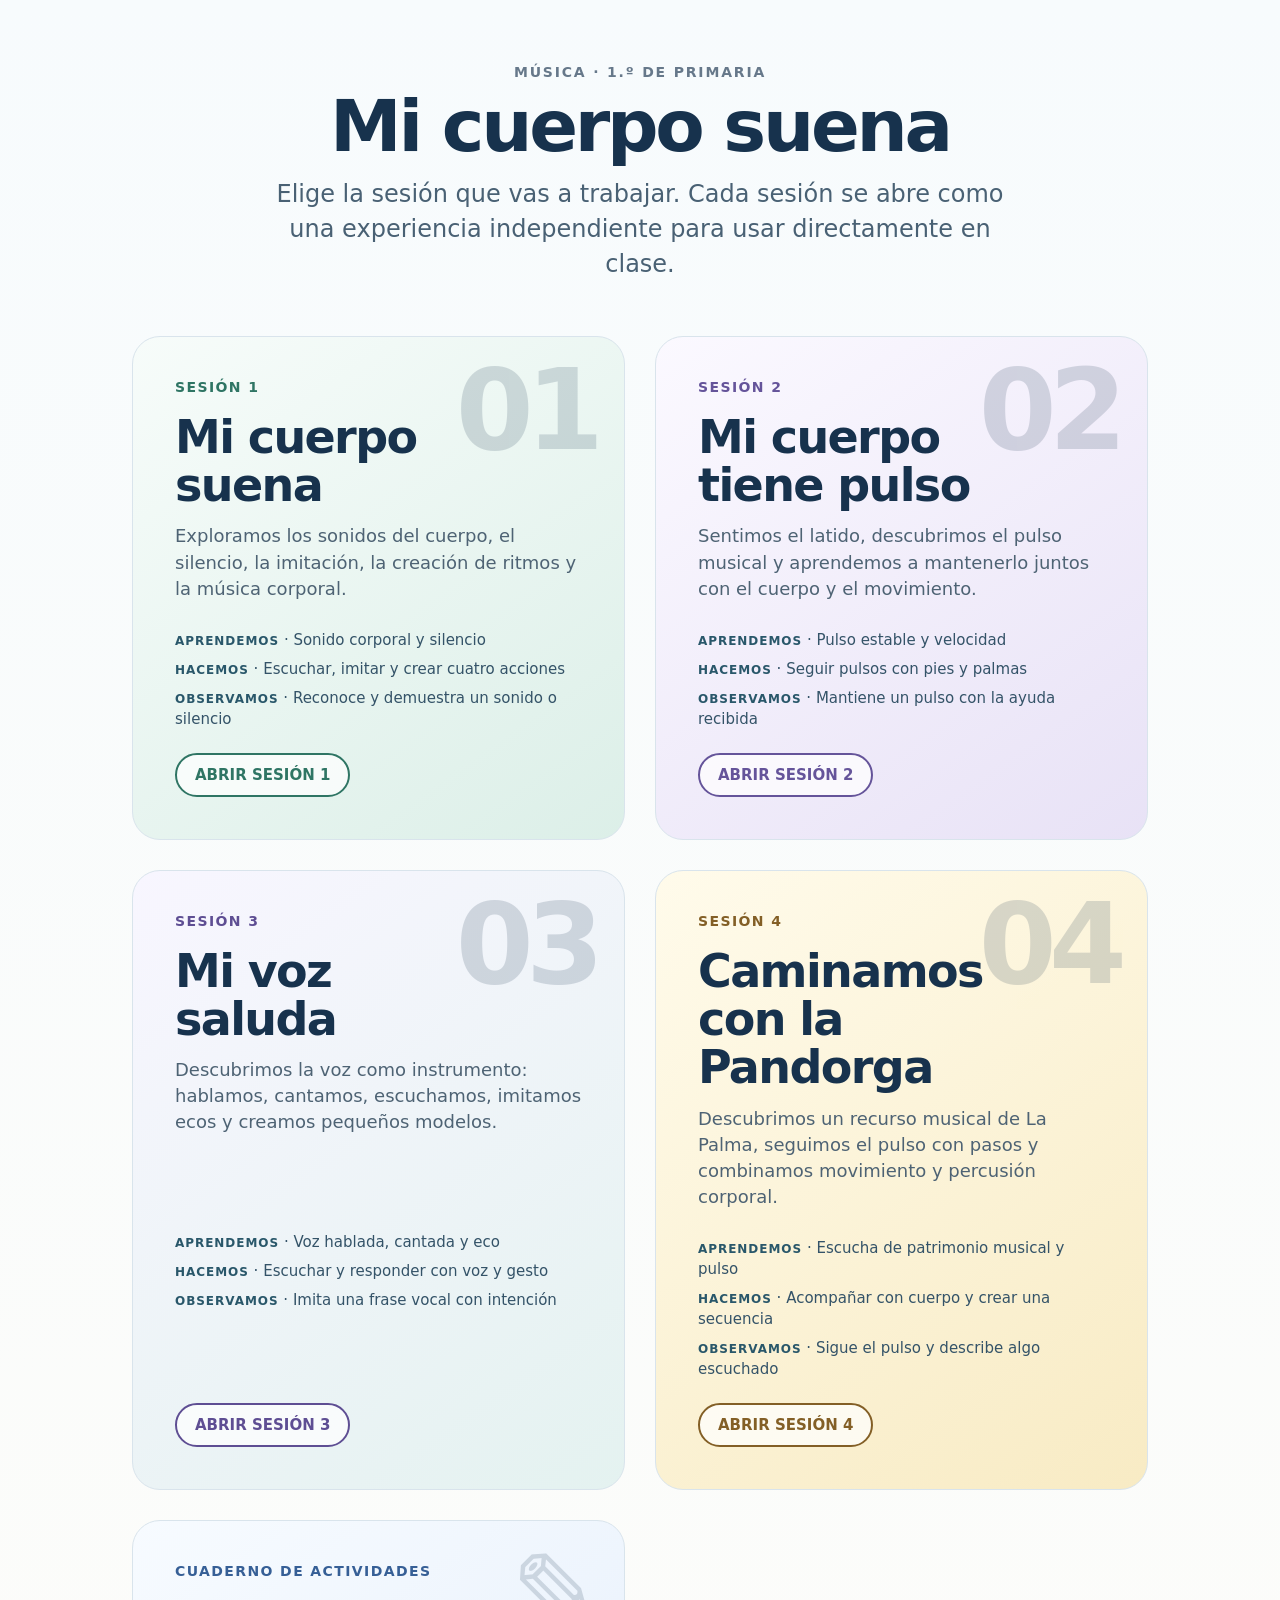
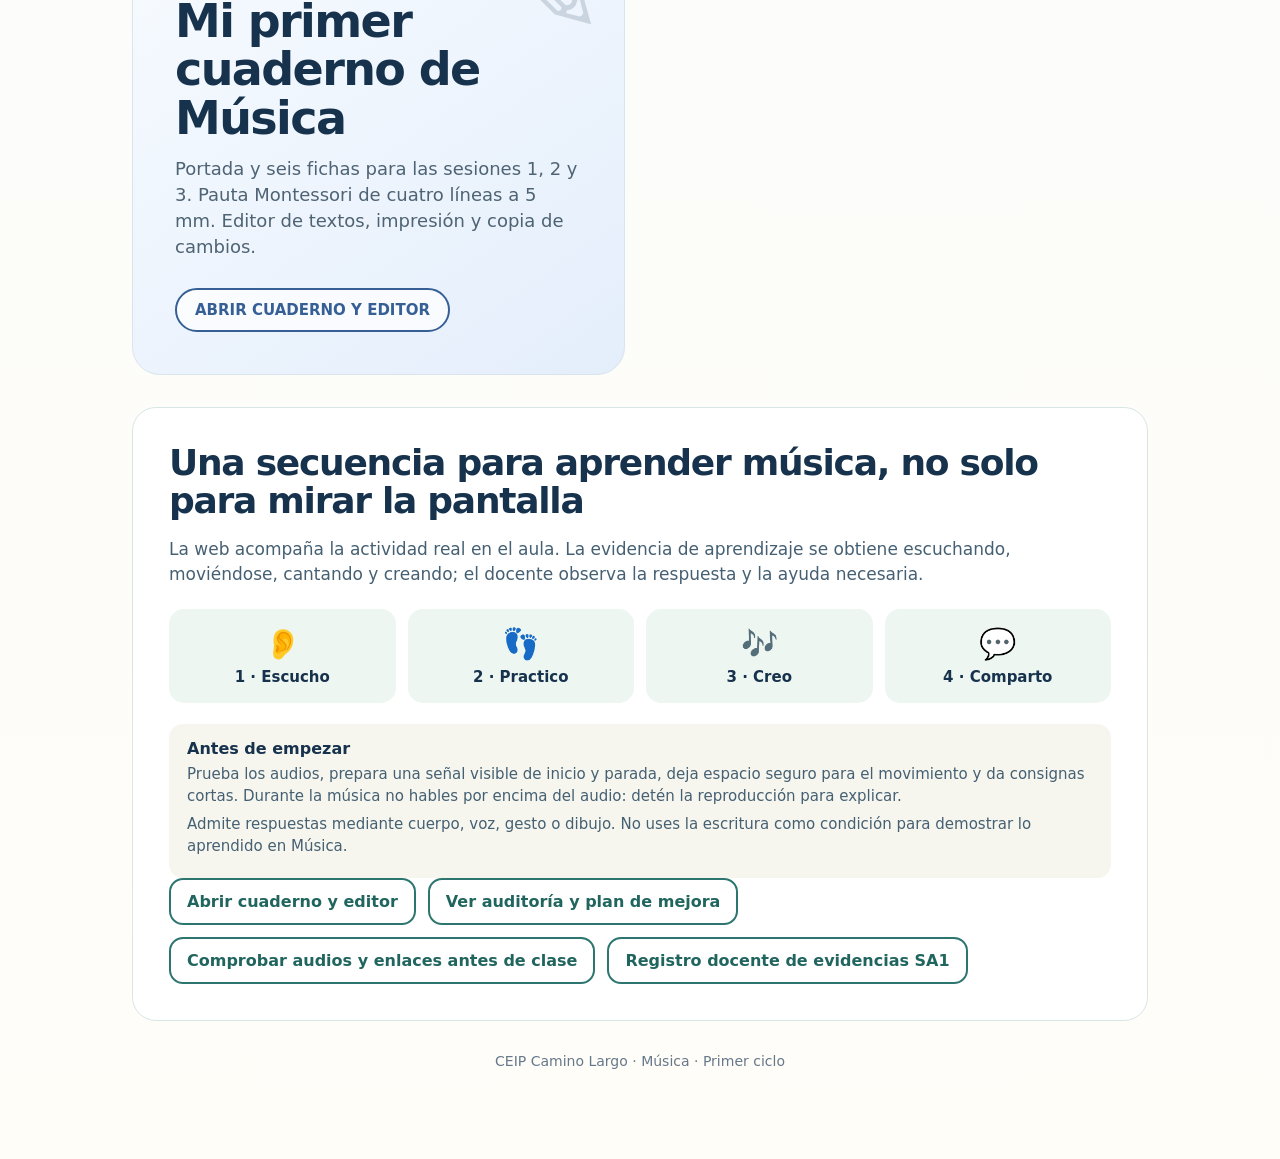
<file: index.html>
<!doctype html>
<html lang="es">
<head>
<meta charset="utf-8">
<meta name="viewport" content="width=device-width,initial-scale=1">
<title>Mi cuerpo suena · Música 1.º Primaria</title>
<meta name="description" content="Sesiones de Música de 1.º de Primaria: Mi cuerpo suena">
<style>
:root{--ink:#17324d;--muted:#66788a;--paper:#fffdf8;--line:#d9e4ec;--s1:#dcefe8;--s1b:#2f7564;--s2:#e8e2f6;--s2b:#65549a;--s3:#e4f2f0;--s3b:#5e4e93;--s4:#f8ebc4;--s4b:#835f26;--sc:#e4eefb;--scb:#365f96}
*{box-sizing:border-box}html,body{margin:0;min-height:100%;font-family:system-ui,-apple-system,Segoe UI,Roboto,Arial,sans-serif;color:var(--ink);background:linear-gradient(180deg,#f7fbfd 0%,var(--paper) 100%)}
main{max-width:1100px;margin:0 auto;padding:clamp(28px,5vw,64px) clamp(18px,4vw,42px) 90px}
header{text-align:center;margin-bottom:clamp(28px,5vw,54px)}
.kicker{font-size:14px;font-weight:800;letter-spacing:.13em;text-transform:uppercase;color:var(--muted);margin-bottom:10px}
h1{font-size:clamp(38px,6vw,72px);line-height:1.02;margin:0 0 14px;letter-spacing:-.045em}
.lead{font-size:clamp(18px,2.1vw,24px);line-height:1.45;margin:0 auto;max-width:760px;color:#496174}
.sessions{display:grid;grid-template-columns:repeat(2,minmax(0,1fr));gap:clamp(18px,3vw,30px)}
.card{position:relative;display:flex;min-height:330px;flex-direction:column;justify-content:space-between;border:1px solid var(--line);border-radius:28px;padding:clamp(26px,4vw,42px);text-decoration:none;color:inherit;overflow:hidden;transition:transform .18s ease,box-shadow .18s ease}
.card:focus-visible{outline:4px solid #17324d;outline-offset:4px}
.card:hover{transform:translateY(-3px);box-shadow:0 18px 44px rgba(23,50,77,.12)}
.s1{background:linear-gradient(145deg,#f7fcfa 0%,var(--s1) 100%)}
.s2{background:linear-gradient(145deg,#fbf9ff 0%,var(--s2) 100%)}
.s3{background:linear-gradient(145deg,#f8f6ff 0%,var(--s3) 100%)}.s4{background:linear-gradient(145deg,#fffbeb 0%,var(--s4) 100%)}.sc{background:linear-gradient(145deg,#f7fbff 0%,var(--sc) 100%)}
.num{font-size:clamp(64px,9vw,112px);line-height:.82;font-weight:900;letter-spacing:-.07em;opacity:.16;position:absolute;right:28px;top:28px}
.tag{font-size:14px;font-weight:850;letter-spacing:.1em;text-transform:uppercase;margin-bottom:18px}
.s1 .tag{color:var(--s1b)}.s2 .tag{color:var(--s2b)}.s3 .tag{color:var(--s3b)}.s4 .tag{color:var(--s4b)}.sc .tag{color:var(--scb)}
h2{font-size:clamp(30px,4vw,46px);line-height:1.05;margin:0 0 14px;letter-spacing:-.035em;max-width:80%}
.desc{font-size:18px;line-height:1.45;color:#4e6374;max-width:560px;margin:0 0 28px}
.enter{align-self:flex-start;border:2px solid currentColor;border-radius:999px;padding:11px 18px;font-weight:850;font-size:15px;background:rgba(255,255,255,.72)}
.s1 .enter{color:var(--s1b)}.s2 .enter{color:var(--s2b)}.s3 .enter{color:var(--s3b)}.s4 .enter{color:var(--s4b)}.sc .enter{color:var(--scb)}
footer{text-align:center;margin-top:32px;color:var(--muted);font-size:14px}
@media(max-width:760px){.sessions{grid-template-columns:1fr}.card{min-height:280px}h2{max-width:90%}}
@media(prefers-reduced-motion:reduce){.card{transition:none}.card:hover{transform:none}}

.lesson-meta{display:grid;gap:8px;margin:0 0 23px}.lesson-meta p{margin:0;font-size:15px;line-height:1.4;color:#345368}.lesson-meta strong{font-size:12px;text-transform:uppercase;letter-spacing:.08em;color:#29576a}.teacherPanel{background:#fff;border:1px solid #d9e6e6;border-radius:24px;padding:clamp(22px,3vw,36px);margin-top:32px}.teacherPanel h2{font-size:clamp(25px,3vw,36px);max-width:none}.teacherPanel p{font-size:17px;color:#456073;line-height:1.5}.methodGrid{display:grid;grid-template-columns:repeat(4,1fr);gap:12px;margin:21px 0}.methodGrid div{background:#eef6f1;border-radius:15px;padding:17px 12px;text-align:center;font-weight:850;font-size:15px}.methodGrid span{display:block;font-size:30px;margin-bottom:7px}.teacherLinks{display:flex;gap:12px;flex-wrap:wrap}.teacherLinks a{padding:12px 16px;border:2px solid #2d7670;color:#21655f;text-decoration:none;border-radius:14px;font-weight:850}.prep{padding:15px 18px;background:#f6f6ee;border-radius:14px;margin-top:20px}.prep p{font-size:15px;margin:5px 0}@media(max-width:760px){.methodGrid{grid-template-columns:repeat(2,1fr)}.teacherPanel{margin-top:24px}}
</style>
</head>
<body>
<main>
<header>
<div class="kicker">Música · 1.º de Primaria</div>
<h1>Mi cuerpo suena</h1>
<p class="lead">Elige la sesión que vas a trabajar. Cada sesión se abre como una experiencia independiente para usar directamente en clase.</p>
</header>
<section class="sessions" aria-label="Sesiones de Mi cuerpo suena">
<a class="card s1" href="sesion1.html">
<span class="num" aria-hidden="true">01</span>
<div>
<div class="tag">Sesión 1</div>
<h2>Mi cuerpo suena</h2>
<p class="desc">Exploramos los sonidos del cuerpo, el silencio, la imitación, la creación de ritmos y la música corporal.</p>
</div>
<div class="lesson-meta"><p><strong>Aprendemos</strong> · Sonido corporal y silencio</p><p><strong>Hacemos</strong> · Escuchar, imitar y crear cuatro acciones</p><p><strong>Observamos</strong> · Reconoce y demuestra un sonido o silencio</p></div><span class="enter">ABRIR SESIÓN 1</span>
</a>
<a class="card s2" href="sesion2/">
<span class="num" aria-hidden="true">02</span>
<div>
<div class="tag">Sesión 2</div>
<h2>Mi cuerpo tiene pulso</h2>
<p class="desc">Sentimos el latido, descubrimos el pulso musical y aprendemos a mantenerlo juntos con el cuerpo y el movimiento.</p>
</div>
<div class="lesson-meta"><p><strong>Aprendemos</strong> · Pulso estable y velocidad</p><p><strong>Hacemos</strong> · Seguir pulsos con pies y palmas</p><p><strong>Observamos</strong> · Mantiene un pulso con la ayuda recibida</p></div><span class="enter">ABRIR SESIÓN 2</span>
</a>
<a class="card s3" href="sesion3/">
<span class="num" aria-hidden="true">03</span>
<div>
<div class="tag">Sesión 3</div>
<h2>Mi voz saluda</h2>
<p class="desc">Descubrimos la voz como instrumento: hablamos, cantamos, escuchamos, imitamos ecos y creamos pequeños modelos.</p>
</div>
<div class="lesson-meta"><p><strong>Aprendemos</strong> · Voz hablada, cantada y eco</p><p><strong>Hacemos</strong> · Escuchar y responder con voz y gesto</p><p><strong>Observamos</strong> · Imita una frase vocal con intención</p></div><span class="enter">ABRIR SESIÓN 3</span>
</a>
<a class="card s4" href="sesion4/">
<span class="num" aria-hidden="true">04</span>
<div><div class="tag">Sesión 4</div><h2>Caminamos con la Pandorga</h2>
<p class="desc">Descubrimos un recurso musical de La Palma, seguimos el pulso con pasos y combinamos movimiento y percusión corporal.</p></div>
<div class="lesson-meta"><p><strong>Aprendemos</strong> · Escucha de patrimonio musical y pulso</p><p><strong>Hacemos</strong> · Acompañar con cuerpo y crear una secuencia</p><p><strong>Observamos</strong> · Sigue el pulso y describe algo escuchado</p></div><span class="enter">ABRIR SESIÓN 4</span></a>
<a class="card sc" href="cuaderno/"><span class="num" aria-hidden="true">✎</span><div><div class="tag">Cuaderno de actividades</div><h2>Mi primer cuaderno de Música</h2><p class="desc">Portada y seis fichas para las sesiones 1, 2 y 3. Pauta Montessori de cuatro líneas a 5 mm. Editor de textos, impresión y copia de cambios.</p></div><span class="enter">ABRIR CUADERNO Y EDITOR</span></a></section>
<section class="teacherPanel" aria-labelledby="teacherHeading"><h2 id="teacherHeading">Una secuencia para aprender música, no solo para mirar la pantalla</h2><p>La web acompaña la actividad real en el aula. La evidencia de aprendizaje se obtiene escuchando, moviéndose, cantando y creando; el docente observa la respuesta y la ayuda necesaria.</p><div class="methodGrid"><div><span aria-hidden="true">👂</span>1 · Escucho</div><div><span aria-hidden="true">👣</span>2 · Practico</div><div><span aria-hidden="true">🎶</span>3 · Creo</div><div><span aria-hidden="true">💬</span>4 · Comparto</div></div><div class="prep"><strong>Antes de empezar</strong><p>Prueba los audios, prepara una señal visible de inicio y parada, deja espacio seguro para el movimiento y da consignas cortas. Durante la música no hables por encima del audio: detén la reproducción para explicar.</p><p>Admite respuestas mediante cuerpo, voz, gesto o dibujo. No uses la escritura como condición para demostrar lo aprendido en Música.</p></div><div class="teacherLinks"><a href="cuaderno/">Abrir cuaderno y editor</a><a href="AUDITORIA_PEDAGOGICA_WEB.md">Ver auditoría y plan de mejora</a><a href="diagnostico/">Comprobar audios y enlaces antes de clase</a><a href="registro/">Registro docente de evidencias SA1</a></div></section>
<footer>CEIP Camino Largo · Música · Primer ciclo</footer>
</main>
</body>
</html>
</file>
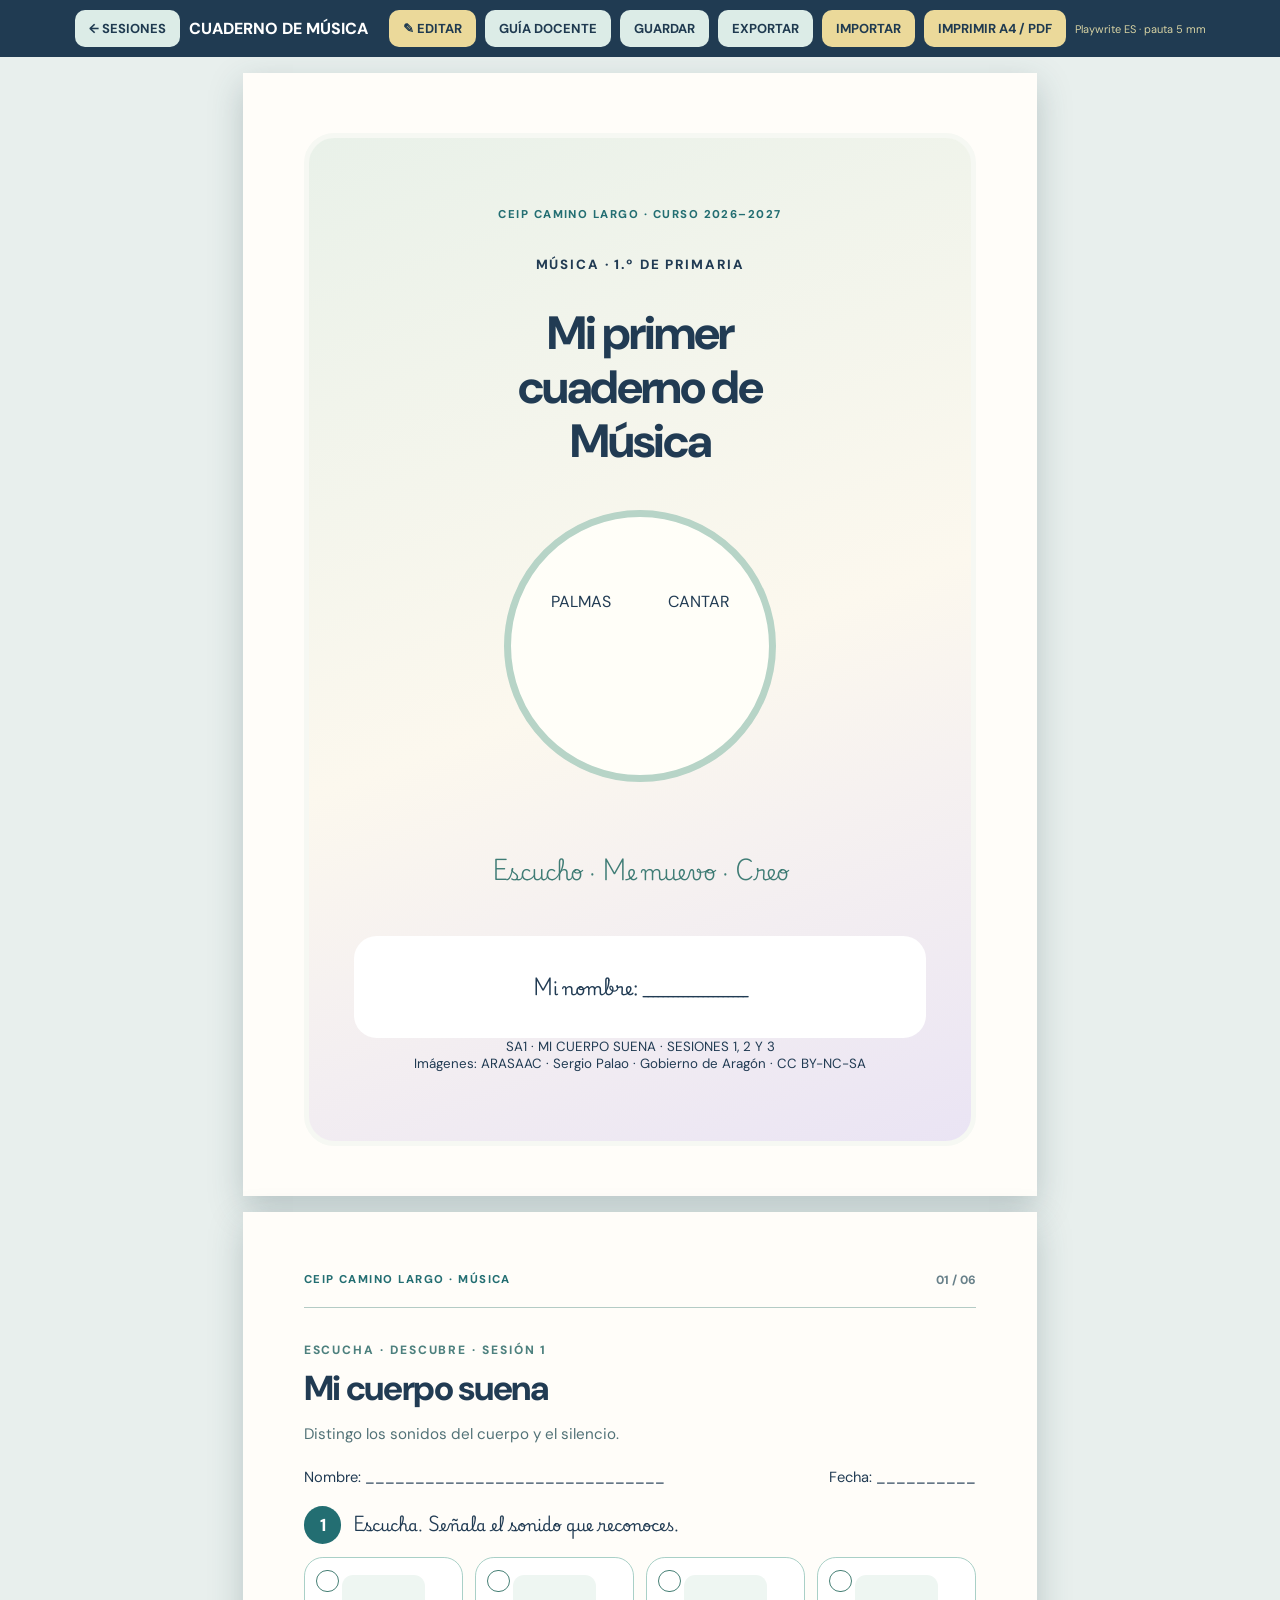
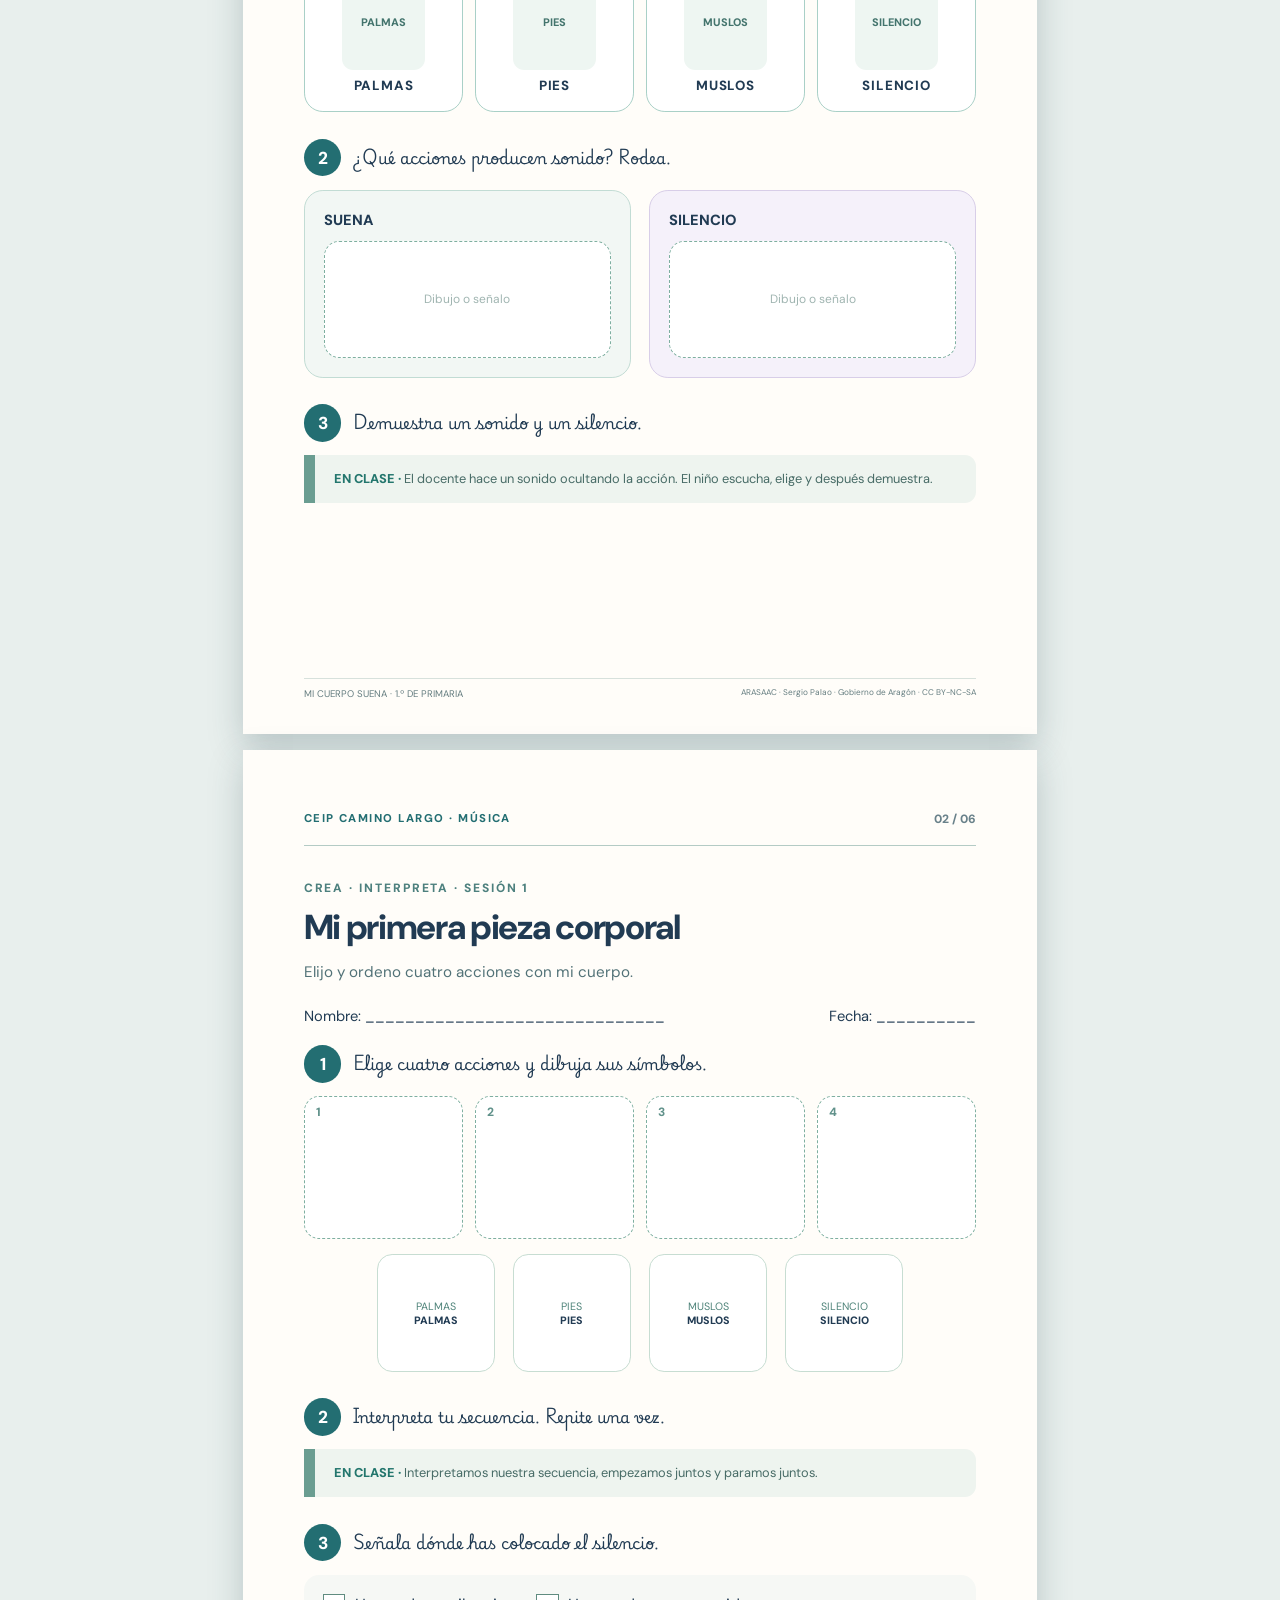
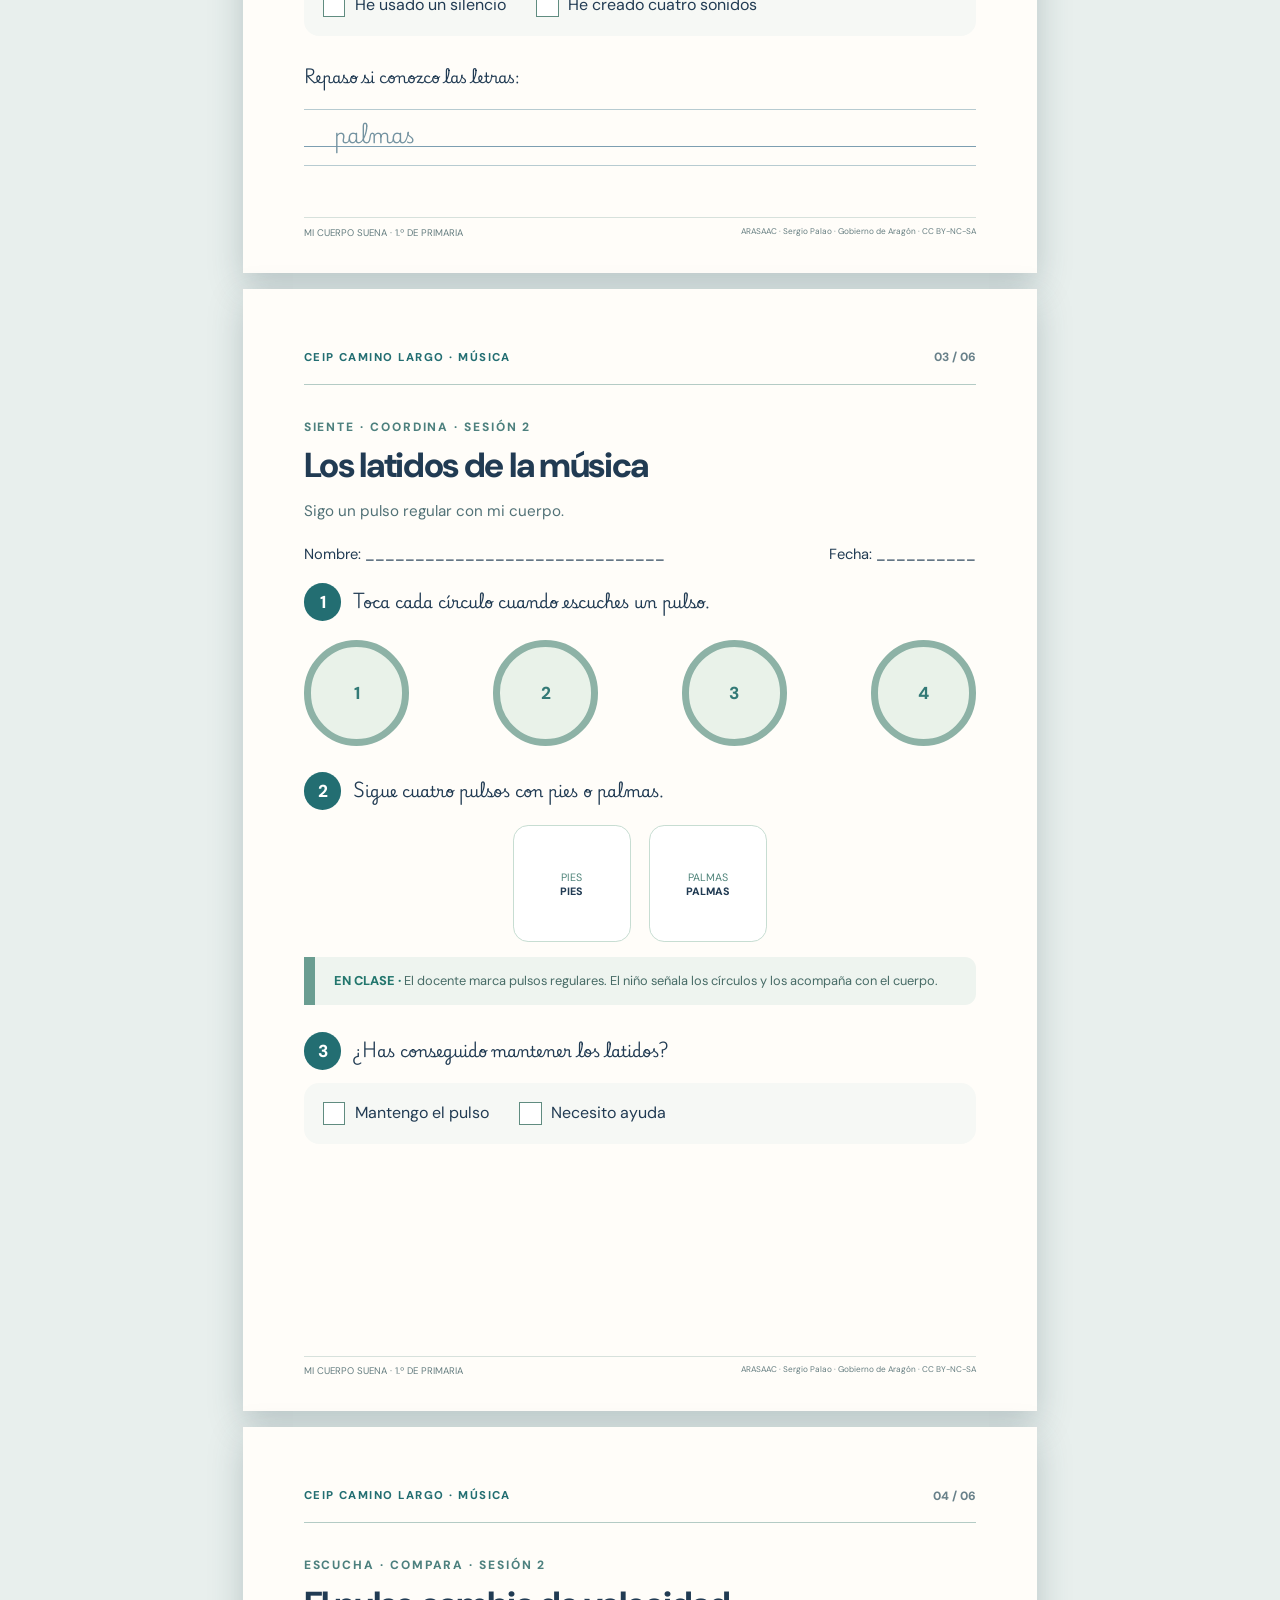
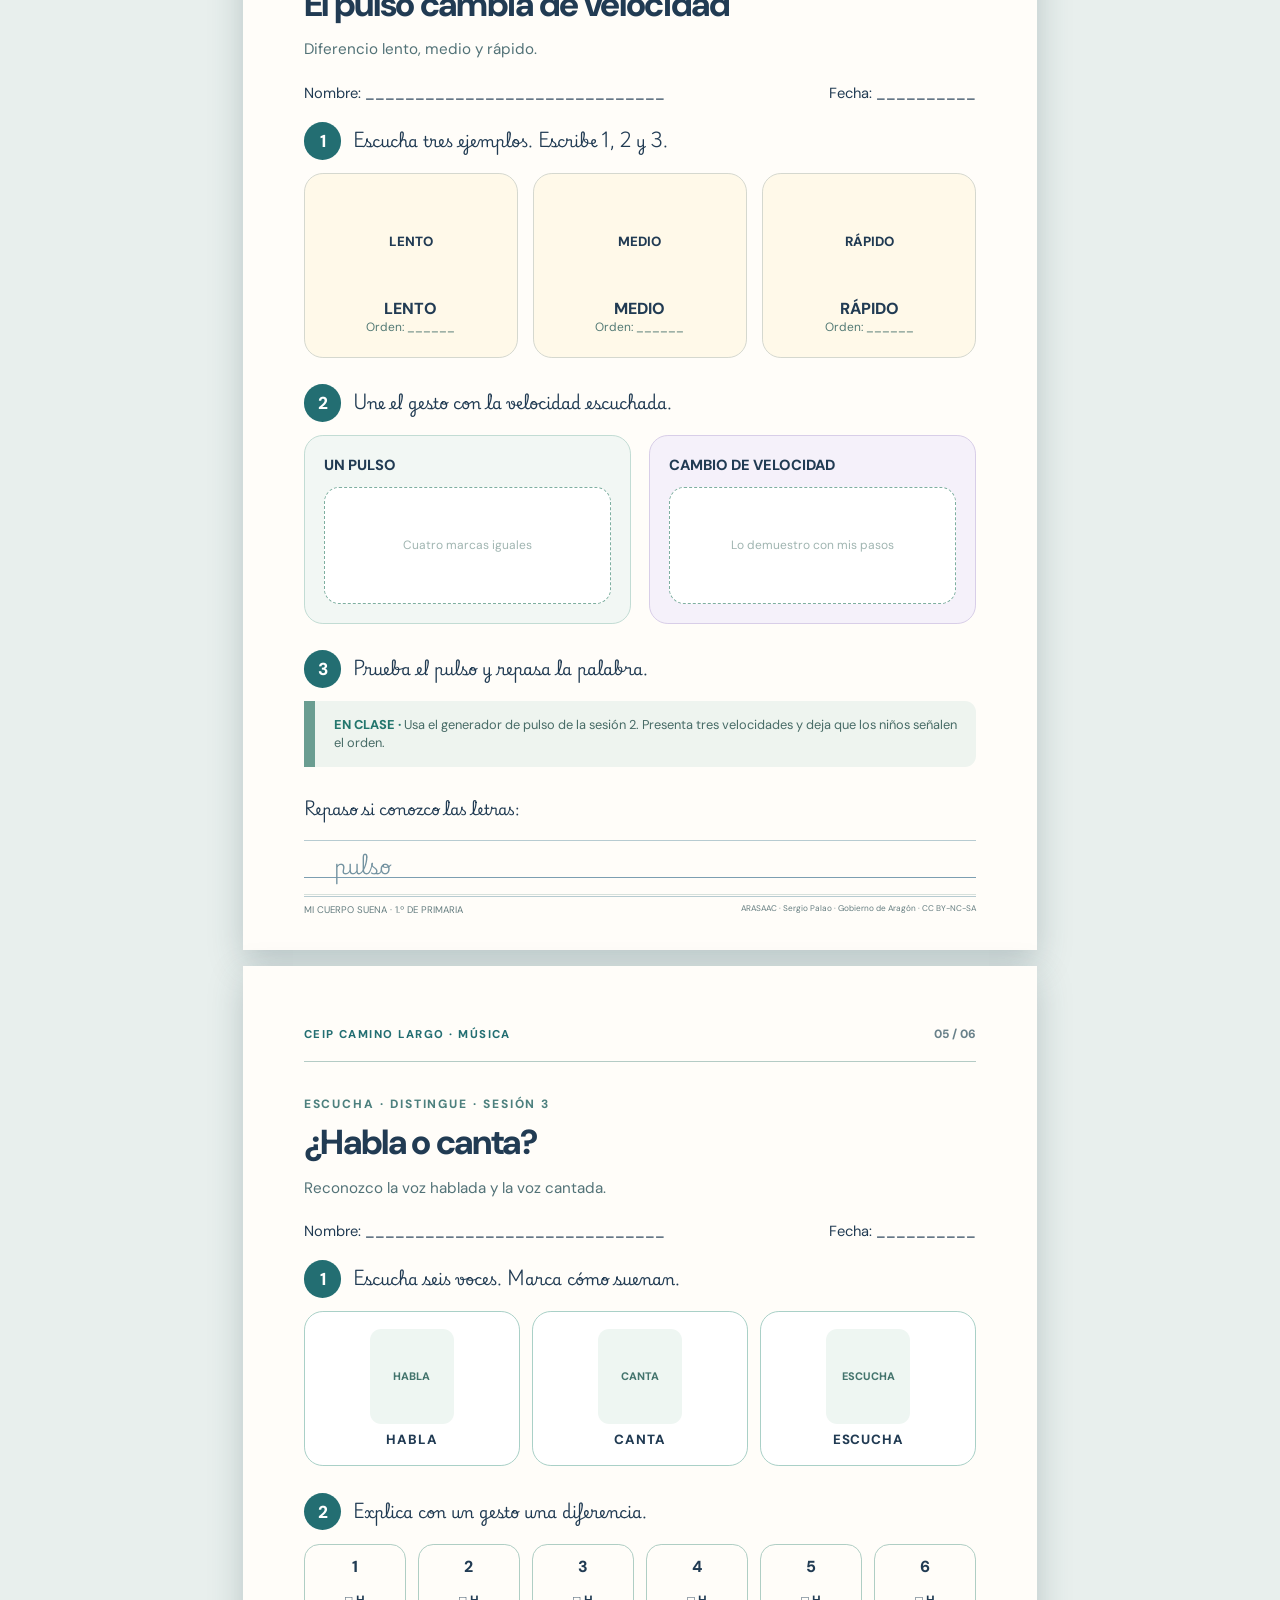
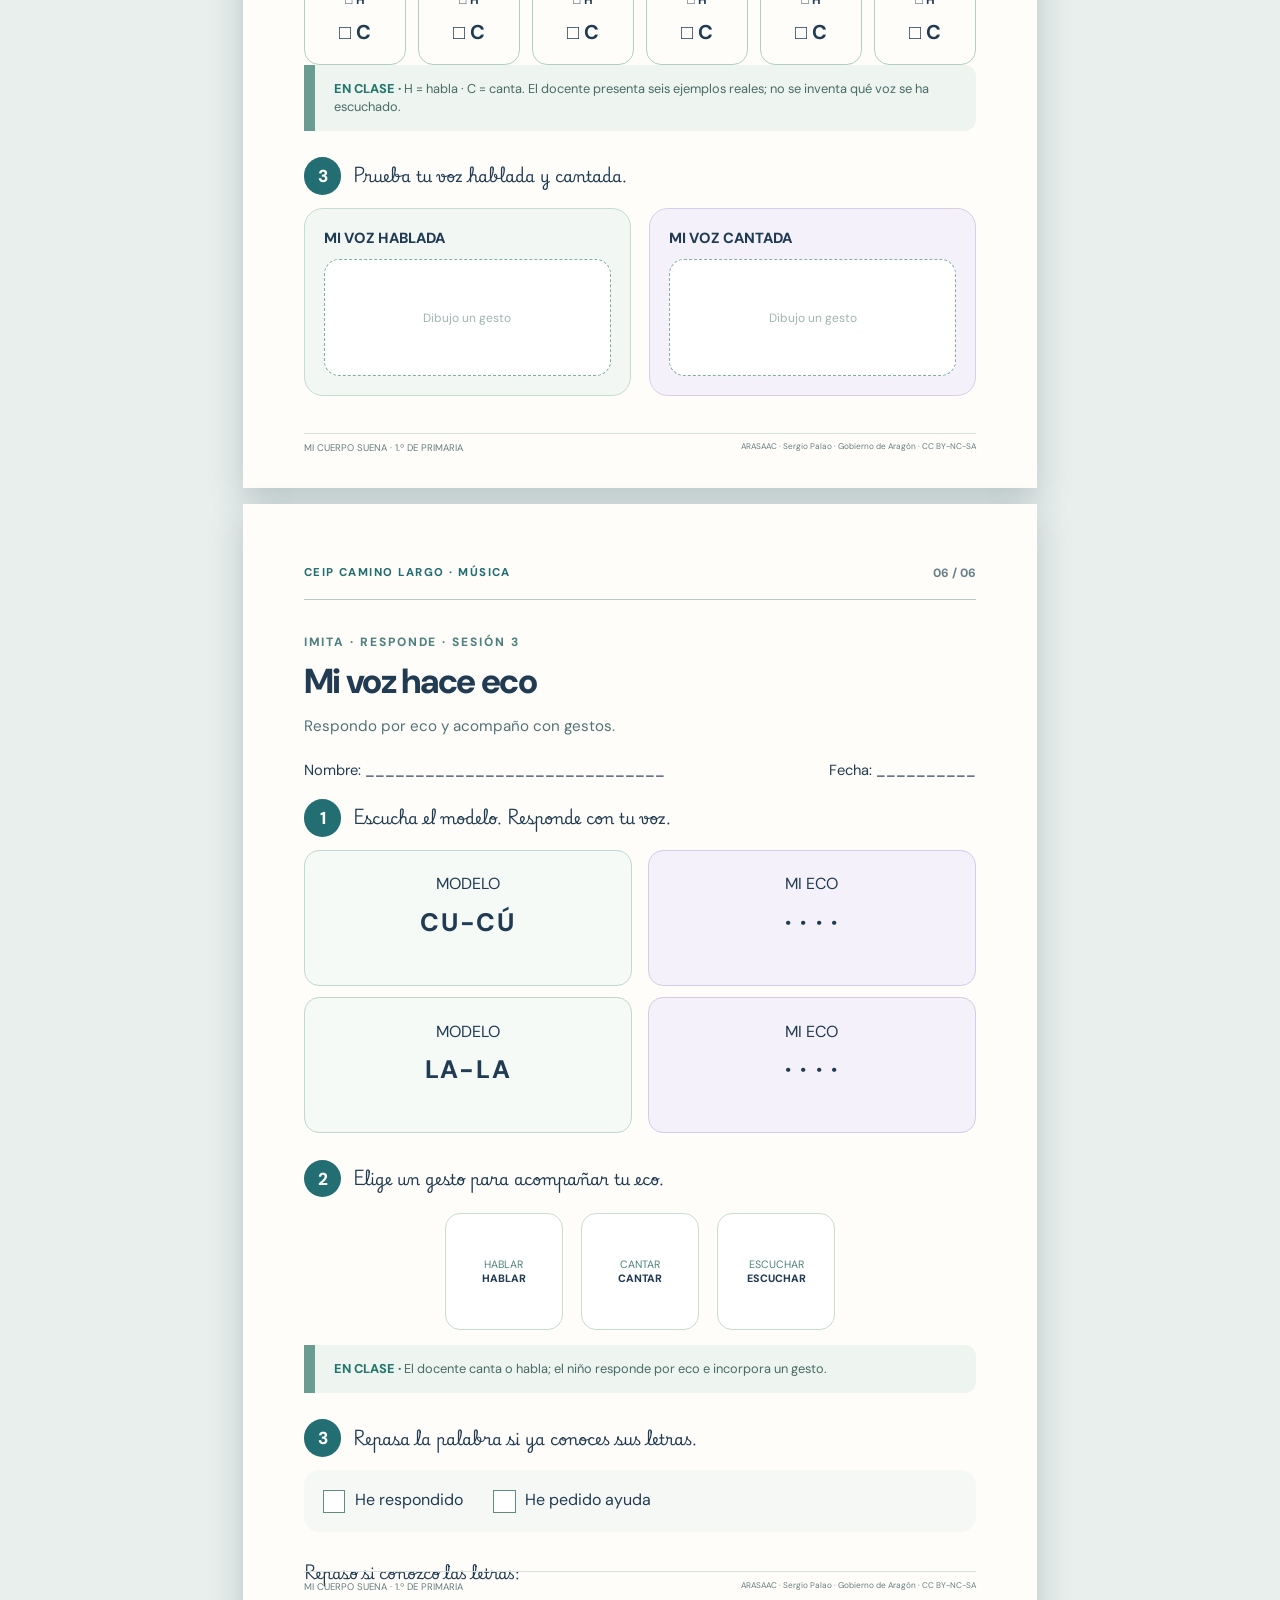
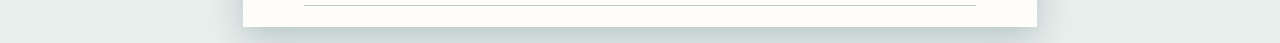
<file: cuaderno/index.html>
<!doctype html>
<html lang="es"><head><meta charset="UTF-8"><meta name="viewport" content="width=device-width,initial-scale=1">
<title>Mi cuaderno de Música · 1.º Primaria · Edición de aula</title>
<link rel="preconnect" href="https://fonts.googleapis.com"><link rel="preconnect" href="https://fonts.gstatic.com" crossorigin>
<link href="https://fonts.googleapis.com/css2?family=Playwrite+ES:wght@300;400&family=DM+Sans:wght@400;500;600;700;800&display=swap" rel="stylesheet">
<style>
@page{size:A4 portrait;margin:0}
:root{--ink:#213b53;--muted:#647d88;--aqua:#236e72;--sage:#e5eee6;--sage-dark:#689b92;--lav:#e6e0f2;--violet:#765aa5;--sand:#fff5de;--gold:#d2a54d;--line:#cbdad8;--paper:#fffdf9}
*{box-sizing:border-box}body{margin:0;background:#e8efed;font-family:"DM Sans",Arial,sans-serif;color:var(--ink)}
nav.tools{position:sticky;top:0;z-index:30;background:#203b52;color:white;padding:10px 16px;display:flex;align-items:center;justify-content:center;gap:9px;flex-wrap:wrap}
nav.tools button,nav.tools a,.action{border:0;border-radius:10px;background:#ebd99a;color:#1f3a50;padding:10px 14px;font:700 13px "DM Sans",sans-serif;text-decoration:none;cursor:pointer}nav.tools .secondary{background:#dcece7}nav.tools .on{outline:3px solid #fff}nav.tools .brand{font-weight:800;margin-right:12px}
nav.tools small{font-size:11px;opacity:.85}.sheet{width:210mm;height:297mm;position:relative;margin:16px auto;background:var(--paper);padding:16mm 16mm 13mm;box-shadow:0 12px 32px #2d4b5440;overflow:hidden;break-after:page;page-break-after:always}
.page-header{display:flex;align-items:center;justify-content:space-between;margin-bottom:9mm;padding-bottom:5mm;border-bottom:1px solid #b4cbc5}.school{font-weight:800;letter-spacing:.13em;text-transform:uppercase;color:var(--aqua);font-size:8.5pt}.folio{font-size:9pt;font-weight:800;color:#69818a}
.chapter{font-size:9pt;color:#4d807e;letter-spacing:.16em;text-transform:uppercase;font-weight:800;margin:2mm 0 3mm}
h1,h2,h3,p{margin:0}.title{font-size:26pt;line-height:1.17;font-weight:800;letter-spacing:-.038em;max-width:165mm}
.subtitle{font-size:11.4pt;color:#527277;margin:4mm 0 5mm;line-height:1.3}
.schoolhand,.task-label{font-family:"Playwrite ES",cursive;font-weight:400}.task-label{font-size:11.5pt;line-height:1.8}
.name{font-size:11pt;margin:6mm 0 5mm;display:flex;justify-content:space-between}
.task{margin:0 0 7mm}.task-head{display:flex;align-items:center;gap:3mm;margin-bottom:3.5mm;min-height:10mm}.task-n{width:10mm;height:10mm;border-radius:50%;display:grid;place-items:center;background:var(--aqua);color:white;font-size:13pt;font-weight:800;flex:none}
.task small.prompt{font-size:9pt;color:var(--muted)}
.pic-grid{display:grid;grid-template-columns:repeat(4,1fr);gap:3mm}.pic-grid.three{grid-template-columns:repeat(3,1fr)}
.pic{background:white;border:1.5px solid #a9d0c7;border-radius:5mm;min-height:41mm;padding:3mm;display:flex;align-items:center;justify-content:center;flex-direction:column;gap:2mm;position:relative}
.pic img{display:block;width:22mm;height:25mm;object-fit:contain}.pic .fallback{width:22mm;height:25mm;display:grid;place-items:center;text-align:center;color:#43746d;font-size:8.2pt;background:#eef6f2;border-radius:3mm;font-weight:800}
.pic-name{font:800 10pt "DM Sans",sans-serif;letter-spacing:.06em;text-transform:uppercase}
.select-circle{border:1.3px solid #467f75;border-radius:50%;height:6mm;width:6mm;position:absolute;left:3mm;top:3mm;background:white}
.teacher-cue{background:#eef4ef;border-left:3mm solid #6a9d91;padding:4mm 5mm;border-radius:0 3mm 3mm 0;color:#476b66;font-size:9.6pt;line-height:1.4}
.teacher-cue::before{content:"EN CLASE  ·  ";font-weight:800;color:#23766d}
.panels{display:grid;grid-template-columns:1fr 1fr;gap:5mm}.panel{background:#f2f7f4;border:1.2px solid #c2dcd4;border-radius:5mm;padding:5mm;min-height:39mm}
.panel.lav{background:#f5f1fa;border-color:#d8cee8}.panel-title{font-weight:800;font-size:11pt;margin-bottom:3mm}
.blankbox{border:1.4px dashed #7eafa0;border-radius:4mm;background:white;min-height:31mm;display:flex;align-items:center;justify-content:center;color:#a0b5b1;font-size:9pt}
.four-boxes{display:grid;grid-template-columns:repeat(4,1fr);gap:3mm}.four-boxes .blankbox{height:38mm;position:relative;padding-top:4mm}.four-boxes .blankbox::before{content:attr(data-number);position:absolute;top:2mm;left:3mm;color:#60918a;font-weight:800}
.icon-line{display:flex;align-items:center;justify-content:center;gap:5mm;margin:4mm auto}.tiny-pic{display:flex;align-items:center;justify-content:center;border:1.5px solid #c7ddd2;border-radius:4mm;background:#fff;padding:3mm;min-width:31mm;height:31mm;flex-direction:column}.tiny-pic img{width:21mm;height:21mm;object-fit:contain}.tiny-pic .fallback{font-size:8pt;color:#4e8379}.tiny-pic span:last-child{font-size:8pt;font-weight:800}
.line-pulse{display:flex;justify-content:space-between;align-items:center;margin:5mm 0}.pulse-circle{width:28mm;height:28mm;border-radius:50%;border:2mm solid #8db2a6;background:#e9f2e9;display:grid;place-items:center;font-size:13pt;color:#337a76;font-weight:800}
.rate-box{display:grid;grid-template-columns:repeat(3,1fr);gap:4mm}.rate-card{border:1.5px solid #d5d8cf;border-radius:5mm;min-height:49mm;text-align:center;padding:3mm;background:#fff9e9}.rate-card .pic-image{display:flex;align-items:center;justify-content:center;height:30mm}.rate-card img{height:30mm;width:32mm;object-fit:contain}.rate-card .fallback{font-size:10pt;font-weight:800}.rate-name{font-size:12pt;font-weight:800}.rate-line{font-size:9pt;color:#537a75}
.mark-choice{display:flex;align-items:center;gap:8mm;background:#f6f8f5;border-radius:4mm;padding:5mm;margin:3mm 0;font-size:12pt}.mark-choice span{border:1.5px solid #608c80;width:6mm;height:6mm;display:inline-block;margin-right:1.5mm;vertical-align:middle;background:white}
.soundrow{display:grid;grid-template-columns:repeat(6,1fr);gap:3mm}.soundrow .numbered{border:1.5px solid #afcec4;border-radius:4mm;min-height:32mm;padding:3mm;text-align:center;font-weight:800}.soundrow .numbered div{font-size:9pt;margin-top:4mm}.soundrow .numbered strong{font-size:15pt;display:block;margin-top:3mm}
.speech{display:grid;grid-template-columns:1fr 1fr;gap:4mm;margin:3mm 0}.speech>div{text-align:center;border:1px solid #c0d7d2;border-radius:4mm;background:#f5faf7;min-height:36mm;padding:6mm}.speech>div:nth-child(2){background:#f5f1fa;border-color:#d5cbe6}.speech strong{display:block;font-size:19pt;font-weight:800;letter-spacing:.07em;margin-top:3mm}
.note-ruling{position:relative;width:100%;height:15mm;margin-top:5mm;background:linear-gradient(to bottom,#b7cbd1 0 .2mm,transparent .2mm 4.9mm,#7c9eb1 4.9mm 5.1mm,transparent 5.1mm 9.9mm,#7c9eb1 9.9mm 10.1mm,transparent 10.1mm 14.8mm,#b7cbd1 14.8mm 15mm)}
.word-model{position:absolute;left:8mm;bottom:4.7mm;color:#7392a0;font:300 15pt "Playwrite ES",cursive;line-height:1.45}
.write-label{margin-top:4mm;font:400 11pt "Playwrite ES",cursive}
.footer{position:absolute;bottom:9mm;left:16mm;right:16mm;border-top:1px solid #d7e1dc;padding-top:2mm;display:flex;justify-content:space-between;gap:4mm;color:#667e81;font-size:7.2pt}
.copyright{font-size:6.2pt}
.cover{height:100%;background:linear-gradient(160deg,#e9f1e9 0%,#fcf8ee 53%,#eae4f4 100%);border:1.5mm solid #f6f8f3;border-radius:8mm;padding:12mm;display:flex;align-items:center;justify-content:center;flex-direction:column;text-align:center}
.cover .bigcircle{height:72mm;width:72mm;border-radius:50%;background:#fffef8;border:2mm solid #b7d4c7;display:flex;align-items:center;justify-content:center;gap:2mm;margin:11mm 0}.cover .bigcircle .mini{width:29mm;height:29mm}.cover .bigcircle img{height:27mm;width:27mm;object-fit:contain}.cover .bigcircle .fallback{font-size:9pt}.cover .cover-title{font-size:35pt;font-weight:800;line-height:1.15;letter-spacing:-.045em}.cover .cover-script{font:300 16pt "Playwrite ES",cursive;color:#3f7c75;margin-top:7mm}.cover .course{font-size:10pt;text-transform:uppercase;letter-spacing:.14em;margin:9mm 0;font-weight:800}
.cover .child{background:#fff;width:100%;padding:9mm;border-radius:6mm;margin-top:12mm;font:400 13pt "Playwrite ES",cursive}
.editor{position:fixed;z-index:45;right:12px;top:70px;width:min(405px,95vw);max-height:calc(100vh - 82px);overflow:auto;background:#fff;box-shadow:0 20px 70px #14334366;border-radius:14px;padding:16px;display:none;border:2px solid #aad0c3}
.editor.open{display:block}.editor h2{font-size:21px;margin-bottom:8px}.editor label{display:block;font-size:12px;font-weight:800;margin:10px 0}.editor input,.editor select{width:100%;padding:10px;border:1px solid #b6cdc7;border-radius:7px;margin-top:5px;font:inherit}.editor .row{display:flex;gap:8px;flex-wrap:wrap}.editor button{padding:8px 11px;border:0;background:#dcece4;border-radius:8px;cursor:pointer;font-weight:800}
.editor .note{background:#fff2d1;padding:9px;border-radius:7px;font-size:12px;line-height:1.4}.editor .subnote{font-size:11px;color:#5b7276}
.editable{display:inline}.editing .editable{outline:1.5px dashed #cf9c46;outline-offset:2px;background:#fff9e9;cursor:text}
.teacher-modal{position:fixed;inset:0;z-index:50;display:none;background:#132f43aa;align-items:center;justify-content:center;padding:15px}.teacher-modal.show{display:flex}.teacher-card{width:min(840px,96vw);max-height:92vh;overflow:auto;background:white;border-radius:20px;padding:24px;line-height:1.55}.teacher-card h2{margin-bottom:12px}.teacher-card ul{margin:6px 0 14px}
.status{font-size:12px;color:#f7edb2}
@media(max-width:850px){.sheet{zoom:.72;margin:12px auto}.tools{justify-content:flex-start}}
@media print{body{background:#fff}nav.tools,.editor,.teacher-modal{display:none!important}.sheet{margin:0;box-shadow:none;zoom:1!important}.editing .editable{outline:none!important;background:transparent!important}.sheet:last-child{break-after:auto}}
</style></head><body>
<nav class="tools"><a href="../" class="secondary">← SESIONES</a><strong class="brand">CUADERNO DE MÚSICA</strong><button id="editBtn">✎ EDITAR</button><button id="teacherBtn" class="secondary">GUÍA DOCENTE</button><button id="saveBtn" class="secondary">GUARDAR</button><button id="exportBtn" class="secondary">EXPORTAR</button><label class="action" style="cursor:pointer">IMPORTAR <input type="file" id="importFile" accept="application/json" hidden></label><button id="printBtn">IMPRIMIR A4 / PDF</button><small class="status" id="status">Playwrite ES · pauta 5 mm</small></nav>
<main id="book"></main>
<aside class="editor" id="editor"><div style="display:flex;align-items:center;justify-content:space-between"><h2>Editor docente</h2><button id="closeEdit">CERRAR</button></div>
<p class="note">Modifica consignas, títulos, palabras modelo y términos de búsqueda de pictogramas ARASAAC. No alteres la pauta de 5 mm. Imprime al 100 % y comprueba una regla.</p>
<label>Página<select id="editPage"></select></label><label>Campo<select id="editField"></select></label><label>Texto o palabra clave<input id="editValue" maxlength="240"></label><div class="row"><button id="apply">APLICAR</button><button id="resetPage">RESTABLECER PÁGINA</button></div><hr style="border:0;border-top:1px solid #d2e4dc;margin:13px 0"><label>Pictograma ARASAAC<select id="picKey"></select></label><label>Buscar término en español<input id="picTerm" maxlength="80" placeholder="Por ejemplo: aplaudir"></label><div class="row"><button id="applyPic">CAMBIAR PICTOGRAMA</button></div><p class="subnote">Los cambios se guardan en este navegador. Exporta un archivo JSON si quieres llevarlos a otro ordenador.</p>
</aside>
<div class="teacher-modal" id="teacherModal" role="dialog" aria-modal="true" aria-label="Guía del docente"><div class="teacher-card"><button id="closeTeacher" class="action" style="float:right">CERRAR</button><h2>Guía de uso y evaluación</h2><p><b>Propósito:</b> el cuaderno registra experiencias musicales realizadas antes con el cuerpo y la voz; no sustituye la sesión práctica ni se emplea como prueba exclusivamente escrita.</p>
<p><b>Sesión 1:</b> escucha de palmas, pies, muslos y silencio; imitación y creación de un patrón de cuatro acciones. Observar si identifica sonidos y produce una secuencia propia.</p>
<p><b>Sesión 2:</b> pulsación regular, contraste entre lento/medio/rápido y respuesta corporal. Las figuras y los caminos son apoyo visual; el criterio decisivo es seguir el pulso de forma audible o corporal.</p>
<p><b>Sesión 3:</b> exploración de voz hablada/cantada, eco vocal y gesto. El repertorio propio de la sesión web puede usarse como modelo de escucha. No exigir escritura de letras que aún no se hayan trabajado en Lengua.</p>
<p><b>Registro:</b> usar la escala del documento oficial A (autonomía), B (recordatorio), C (modelado continuo) y NO (evidencia insuficiente), acompañada de observaciones de ayuda; esta pauta no equivale automáticamente a una nota.</p>
<p><b>Secuencia didáctica:</b> modelar → practicar juntos → decidir/interpretar → registrar. Una ficha puede dividirse en varias microactividades y no es obligatorio realizar todas durante los 35 minutos efectivos.</p>
<p><b>Accesibilidad:</b> consignas antes del audio, señales visibles, posibilidad de movimientos sentados, apoyo gestual, espacio amplio y elección de la forma de responder.</p>
<p><b>Imágenes ARASAAC:</b> los pictogramas se recuperan en línea desde el catálogo oficial cuando hay conexión. Comprueba que se vean antes de imprimir; en caso contrario la ficha muestra etiquetas de texto, no imágenes inventadas.</p>
<p><b>Fuentes:</b> programación de Música del centro; catálogo ARASAAC; tipografía Playwrite ES (Google Fonts).</p>
<p><b>Créditos:</b> Pictogramas de Sergio Palao para ARASAAC; propiedad del Gobierno de Aragón. Licencia CC BY-NC-SA. Los materiales que los incorporen se comparten con esta licencia para fines no comerciales.</p>
</div></div>
<script>
const defaults=[{"session":1,"chapter":"ESCUCHA · DESCUBRE","title":"Mi cuerpo suena","objective":"Distingo los sonidos del cuerpo y el silencio.","tasks":["Escucha. Señala el sonido que reconoces.","¿Qué acciones producen sonido? Rodea.","Demuestra un sonido y un silencio."],"type":"sound","word":""},{"session":1,"chapter":"CREA · INTERPRETA","title":"Mi primera pieza corporal","objective":"Elijo y ordeno cuatro acciones con mi cuerpo.","tasks":["Elige cuatro acciones y dibuja sus símbolos.","Interpreta tu secuencia. Repite una vez.","Señala dónde has colocado el silencio."],"type":"create","word":"palmas"},{"session":2,"chapter":"SIENTE · COORDINA","title":"Los latidos de la música","objective":"Sigo un pulso regular con mi cuerpo.","tasks":["Toca cada círculo cuando escuches un pulso.","Sigue cuatro pulsos con pies o palmas.","¿Has conseguido mantener los latidos?"],"type":"pulse","word":""},{"session":2,"chapter":"ESCUCHA · COMPARA","title":"El pulso cambia de velocidad","objective":"Diferencio lento, medio y rápido.","tasks":["Escucha tres ejemplos. Escribe 1, 2 y 3.","Une el gesto con la velocidad escuchada.","Prueba el pulso y repasa la palabra."],"type":"tempo","word":"pulso"},{"session":3,"chapter":"ESCUCHA · DISTINGUE","title":"¿Habla o canta?","objective":"Reconozco la voz hablada y la voz cantada.","tasks":["Escucha seis voces. Marca cómo suenan.","Explica con un gesto una diferencia.","Prueba tu voz hablada y cantada."],"type":"voice","word":""},{"session":3,"chapter":"IMITA · RESPONDE","title":"Mi voz hace eco","objective":"Respondo por eco y acompaño con gestos.","tasks":["Escucha el modelo. Responde con tu voz.","Elige un gesto para acompañar tu eco.","Repasa la palabra si ya conoces sus letras."],"type":"echo","word":"voz"}];
const terms={aplaudir:"aplaudir",caminar:"caminar",muslos:"piernas",silencio:"silencio",escuchar:"escuchar",hablar:"hablar",cantar:"cantar",tortuga:"tortuga",andar:"andar",correr:"correr"};
const picCache={};let doc=JSON.parse(JSON.stringify(defaults));let edits={};let pageIndex=0,editing=false;
try{const raw=JSON.parse(localStorage.getItem("musica_cuaderno_editorial_v2")||"null");if(raw&&raw.items?.length===6){doc=raw.items;Object.assign(terms,raw.terms||{})}}catch(e){}
const $=id=>document.getElementById(id);
const escaped=value=>String(value??"").replace(/&/g,"&amp;").replace(/</g,"&lt;").replace(/>/g,"&gt;").replace(/"/g,"&quot;").replace(/'/g,"&#39;");
function t(i,k){const value=k.startsWith("tasks.")?doc[i].tasks[Number(k.slice(6))]:doc[i][k];return '<span class="editable" data-ix="'+i+'" data-field="'+k+'">'+escaped(value)+'</span>'}
function task(i,n,html){return '<section class="task"><div class="task-head"><span class="task-n">'+n+'</span><span class="task-label">'+t(i,"tasks."+ (n-1))+'</span></div>'+html+'</section>'}
function symbol(key,label,select=true){return '<div class="pic">'+(select?'<span class="select-circle"></span>':'')+'<div data-pictogram="'+key+'" class="pic-content"><div class="fallback">'+escaped(label)+'</div></div><span class="pic-name">'+escaped(label)+'</span></div>'}
function tiny(key,label){return '<div class="tiny-pic"><div data-pictogram="'+key+'"><div class="fallback">'+escaped(label)+'</div></div><span>'+escaped(label)+'</span></div>'}
function guide(label){return '<div class="teacher-cue">'+escaped(label)+'</div>'}
function ruling(i){return '<div class="write-label">Repaso si conozco las letras:</div><div class="note-ruling"><span class="word-model">'+t(i,"word")+'</span></div>'}
function body(i){switch(doc[i].type){
case "sound":return task(i,1,'<div class="pic-grid">'+symbol("aplaudir","PALMAS")+symbol("caminar","PIES")+symbol("muslos","MUSLOS")+symbol("silencio","SILENCIO")+'</div>')+task(i,2,'<div class="panels"><div class="panel"><div class="panel-title">SUENA</div><div class="blankbox">Dibujo o señalo</div></div><div class="panel lav"><div class="panel-title">SILENCIO</div><div class="blankbox">Dibujo o señalo</div></div></div>')+task(i,3,guide("El docente hace un sonido ocultando la acción. El niño escucha, elige y después demuestra."));
case "create":return task(i,1,'<div class="four-boxes">'+[1,2,3,4].map(n=>'<div data-number="'+n+'" class="blankbox"></div>').join("")+'</div><div class="icon-line">'+tiny("aplaudir","PALMAS")+tiny("caminar","PIES")+tiny("muslos","MUSLOS")+tiny("silencio","SILENCIO")+'</div>')+task(i,2,guide("Interpretamos nuestra secuencia, empezamos juntos y paramos juntos."))+task(i,3,'<div class="mark-choice"><div><span></span> He usado un silencio</div><div><span></span> He creado cuatro sonidos</div></div>')+ruling(i);
case "pulse":return task(i,1,'<div class="line-pulse">'+[1,2,3,4].map(n=>'<div class="pulse-circle">'+n+'</div>').join("")+'</div>')+task(i,2,'<div class="icon-line">'+tiny("caminar","PIES")+tiny("aplaudir","PALMAS")+'</div>'+guide("El docente marca pulsos regulares. El niño señala los círculos y los acompaña con el cuerpo."))+task(i,3,'<div class="mark-choice"><div><span></span> Mantengo el pulso</div><div><span></span> Necesito ayuda</div></div>');
case "tempo":return task(i,1,'<div class="rate-box">'+[["tortuga","LENTO"],["andar","MEDIO"],["correr","RÁPIDO"]].map(([k,l])=>'<div class="rate-card"><div class="pic-image" data-pictogram="'+k+'"><div class="fallback">'+l+'</div></div><div class="rate-name">'+l+'</div><div class="rate-line">Orden: ______</div></div>').join("")+'</div>')+task(i,2,'<div class="panels"><div class="panel"><div class="panel-title">UN PULSO</div><div class="blankbox">Cuatro marcas iguales</div></div><div class="panel lav"><div class="panel-title">CAMBIO DE VELOCIDAD</div><div class="blankbox">Lo demuestro con mis pasos</div></div></div>')+task(i,3,guide("Usa el generador de pulso de la sesión 2. Presenta tres velocidades y deja que los niños señalen el orden."))+ruling(i);
case "voice":return task(i,1,'<div class="pic-grid three">'+symbol("hablar","HABLA",false)+symbol("cantar","CANTA",false)+symbol("escuchar","ESCUCHA",false)+'</div>')+task(i,2,'<div class="soundrow">'+[1,2,3,4,5,6].map(n=>'<div class="numbered">'+n+'<div>□ H</div><strong>□ C</strong></div>').join("")+'</div>'+guide("H = habla · C = canta. El docente presenta seis ejemplos reales; no se inventa qué voz se ha escuchado."))+task(i,3,'<div class="panels"><div class="panel"><div class="panel-title">MI VOZ HABLADA</div><div class="blankbox">Dibujo un gesto</div></div><div class="panel lav"><div class="panel-title">MI VOZ CANTADA</div><div class="blankbox">Dibujo un gesto</div></div></div>');
case "echo":return task(i,1,'<div class="speech"><div>MODELO<strong>CU-CÚ</strong></div><div>MI ECO<strong>· · · ·</strong></div></div><div class="speech"><div>MODELO<strong>LA-LA</strong></div><div>MI ECO<strong>· · · ·</strong></div></div>')+task(i,2,'<div class="icon-line">'+tiny("hablar","HABLAR")+tiny("cantar","CANTAR")+tiny("escuchar","ESCUCHAR")+'</div>'+guide("El docente canta o habla; el niño responde por eco e incorpora un gesto."))+task(i,3,'<div class="mark-choice"><div><span></span> He respondido</div><div><span></span> He pedido ayuda</div></div>')+ruling(i);
}}
function page(i){let d=doc[i];return '<section class="sheet"><header class="page-header"><span class="school">CEIP CAMINO LARGO · MÚSICA</span><span class="folio">0'+(i+1)+' / 06</span></header><div class="chapter">'+t(i,"chapter")+' · SESIÓN '+d.session+'</div><h1 class="title">'+t(i,"title")+'</h1><p class="subtitle">'+t(i,"objective")+'</p><div class="name">Nombre: ______________________________ <span>Fecha: __________</span></div>'+body(i)+'<footer class="footer"><span>MI CUERPO SUENA · 1.º DE PRIMARIA</span><span class="copyright">ARASAAC · Sergio Palao · Gobierno de Aragón · CC BY-NC-SA</span></footer></section>'}
function cover(){return '<section class="sheet"><div class="cover"><span class="school">CEIP CAMINO LARGO · CURSO 2026–2027</span><div class="course">MÚSICA · 1.º DE PRIMARIA</div><h1 class="cover-title">Mi primer<br>cuaderno de<br>Música</h1><div class="bigcircle"><div class="mini" data-pictogram="aplaudir">PALMAS</div><div class="mini" data-pictogram="cantar">CANTAR</div></div><p class="cover-script">Escucho · Me muevo · Creo</p><div class="child">Mi nombre: _____________________</div><small>SA1 · MI CUERPO SUENA · SESIONES 1, 2 Y 3</small><small>Imágenes: ARASAAC · Sergio Palao · Gobierno de Aragón · CC BY-NC-SA</small></div></section>'}
let pictogramReady=Promise.resolve();function render(){ $("book").innerHTML=cover()+doc.map((_,i)=>page(i)).join("");pictogramReady=loadPictograms(); }
async function lookup(key){if(picCache[key])return picCache[key];const keyword=terms[key]||key;const endpoints=["https://api.arasaac.org/v1/pictograms/es/bestsearch/"+encodeURIComponent(keyword),"https://api.arasaac.org/v1/pictograms/es/search/"+encodeURIComponent(keyword)];
for(const url of endpoints){try{const res=await fetch(url);if(!res.ok)continue;const list=await res.json();const record=Array.isArray(list)?list[0]:null;if(record&&record._id){picCache[key]=String(record._id);return picCache[key]}}catch(e){}}return null}
async function loadPictograms(){const keys=[...new Set([...document.querySelectorAll("[data-pictogram]")].map(el=>el.dataset.pictogram))];await Promise.all(keys.map(async key=>{const id=await lookup(key);if(!id)return;document.querySelectorAll('[data-pictogram="'+key+'"]').forEach(el=>{const img=document.createElement("img");img.src="https://static.arasaac.org/pictograms/"+id+"/"+id+"_300.png";img.alt=terms[key]||key;img.loading="eager";img.addEventListener("error",()=>{el.replaceChildren(Object.assign(document.createElement("span"),{className:"fallback",textContent:terms[key]||key}))});el.replaceChildren(img)})}));}
function saved(){return {version:2,items:doc,terms:terms}}
function save(){try{localStorage.setItem("musica_cuaderno_editorial_v2",JSON.stringify(saved()));$("status").textContent="Cambios guardados · Playwrite ES · 5 mm"}catch(e){$("status").textContent="Exporta para conservar los cambios"}}
function populate(){const picSel=$("picKey");picSel.replaceChildren();Object.keys(terms).forEach(k=>{const opt=document.createElement("option");opt.value=k;opt.textContent=k;picSel.append(opt)});$("picTerm").value=terms[picSel.value]||"";const selector=$("editPage");selector.replaceChildren();doc.forEach((d,i)=>{const o=document.createElement("option");o.value=i;o.textContent="Ficha "+(i+1)+" · "+d.title;selector.append(o)});selector.value=String(pageIndex);fields();}
const fieldNames=[["title","Título"],["chapter","Misión musical"],["objective","Objetivo"],["tasks.0","Consigna 1"],["tasks.1","Consigna 2"],["tasks.2","Consigna 3"],["word","Palabra en pauta"]];
function fields(){const select=$("editField");select.replaceChildren();fieldNames.forEach(([key,label])=>{const opt=document.createElement("option");opt.value=key;opt.textContent=label;select.append(opt)});select.value="title";value()}
function value(){const key=$("editField").value,entry=doc[pageIndex];$("editValue").value=key.startsWith("tasks.")?entry.tasks[Number(key.slice(-1))]:entry[key]||""}
function setEntry(){const key=$("editField").value,v=$("editValue").value.slice(0,240);if(key.startsWith("tasks."))doc[pageIndex].tasks[Number(key.slice(-1))]=v;else doc[pageIndex][key]=v;save();render();populate();$("editField").value=key;value()}
$("editBtn").onclick=()=>{$("editor").classList.toggle("open");populate()};
$("closeEdit").onclick=()=>$("editor").classList.remove("open");
$("editPage").onchange=e=>{pageIndex=Number(e.target.value);fields()};
$("editField").onchange=value;$("apply").onclick=setEntry;
$("picKey").onchange=e=>$("picTerm").value=terms[e.target.value]||"";
$("applyPic").onclick=()=>{const k=$("picKey").value,v=$("picTerm").value.trim();if(!v)return;terms[k]=v;delete picCache[k];save();render();$("status").textContent="Buscando pictograma ARASAAC: "+v};
$("resetPage").onclick=()=>{if(!confirm("¿Restablecer esta ficha a su contenido inicial?"))return;doc[pageIndex]=JSON.parse(JSON.stringify(defaults[pageIndex]));save();render();populate()};
$("teacherBtn").onclick=()=>$("teacherModal").classList.add("show");$("closeTeacher").onclick=()=>$("teacherModal").classList.remove("show");
$("saveBtn").onclick=save;
$("exportBtn").onclick=()=>{const blob=new Blob([JSON.stringify(saved(),null,2)],{type:"application/json"});const url=URL.createObjectURL(blob),a=document.createElement("a");a.href=url;a.download="cuaderno_musica_editorial_edicion.json";a.click();setTimeout(()=>URL.revokeObjectURL(url),1500)};
$("importFile").onchange=async e=>{const f=e.target.files?.[0];if(!f)return;try{const data=JSON.parse(await f.text());if(data.version!==2||!Array.isArray(data.items)||data.items.length!==6)throw Error("Archivo incompatible");doc=data.items;Object.assign(terms,data.terms||{});save();render();populate()}catch(err){alert(err.message)}};
$("printBtn").onclick=async()=>{
$("status").textContent="Preparando pictogramas y tipografía para imprimir…";
await pictogramReady;
await document.fonts?.ready;
await Promise.all([...document.querySelectorAll("[data-pictogram] img")].map(img=>img.decode().catch(()=>{})));
const missing=[...document.querySelectorAll("[data-pictogram]")].filter(el=>!el.querySelector("img")).length;
const fontOK=document.fonts?document.fonts.check('16px "Playwrite ES"'):true;
if(missing||!fontOK){
const warning=(missing?"Faltan "+missing+" imágenes ARASAAC. ":"")+(!fontOK?"No se ha cargado Playwrite ES. ":"")+"La impresión puede salir incompleta. ¿Quieres imprimir de todos modos?";
$("status").textContent=warning;
if(!confirm(warning))return;
}
$("status").textContent="Imprime en A4 a escala 100 %, sin ajustar a página";
window.print();
};
render();
</script></body></html>
</file>
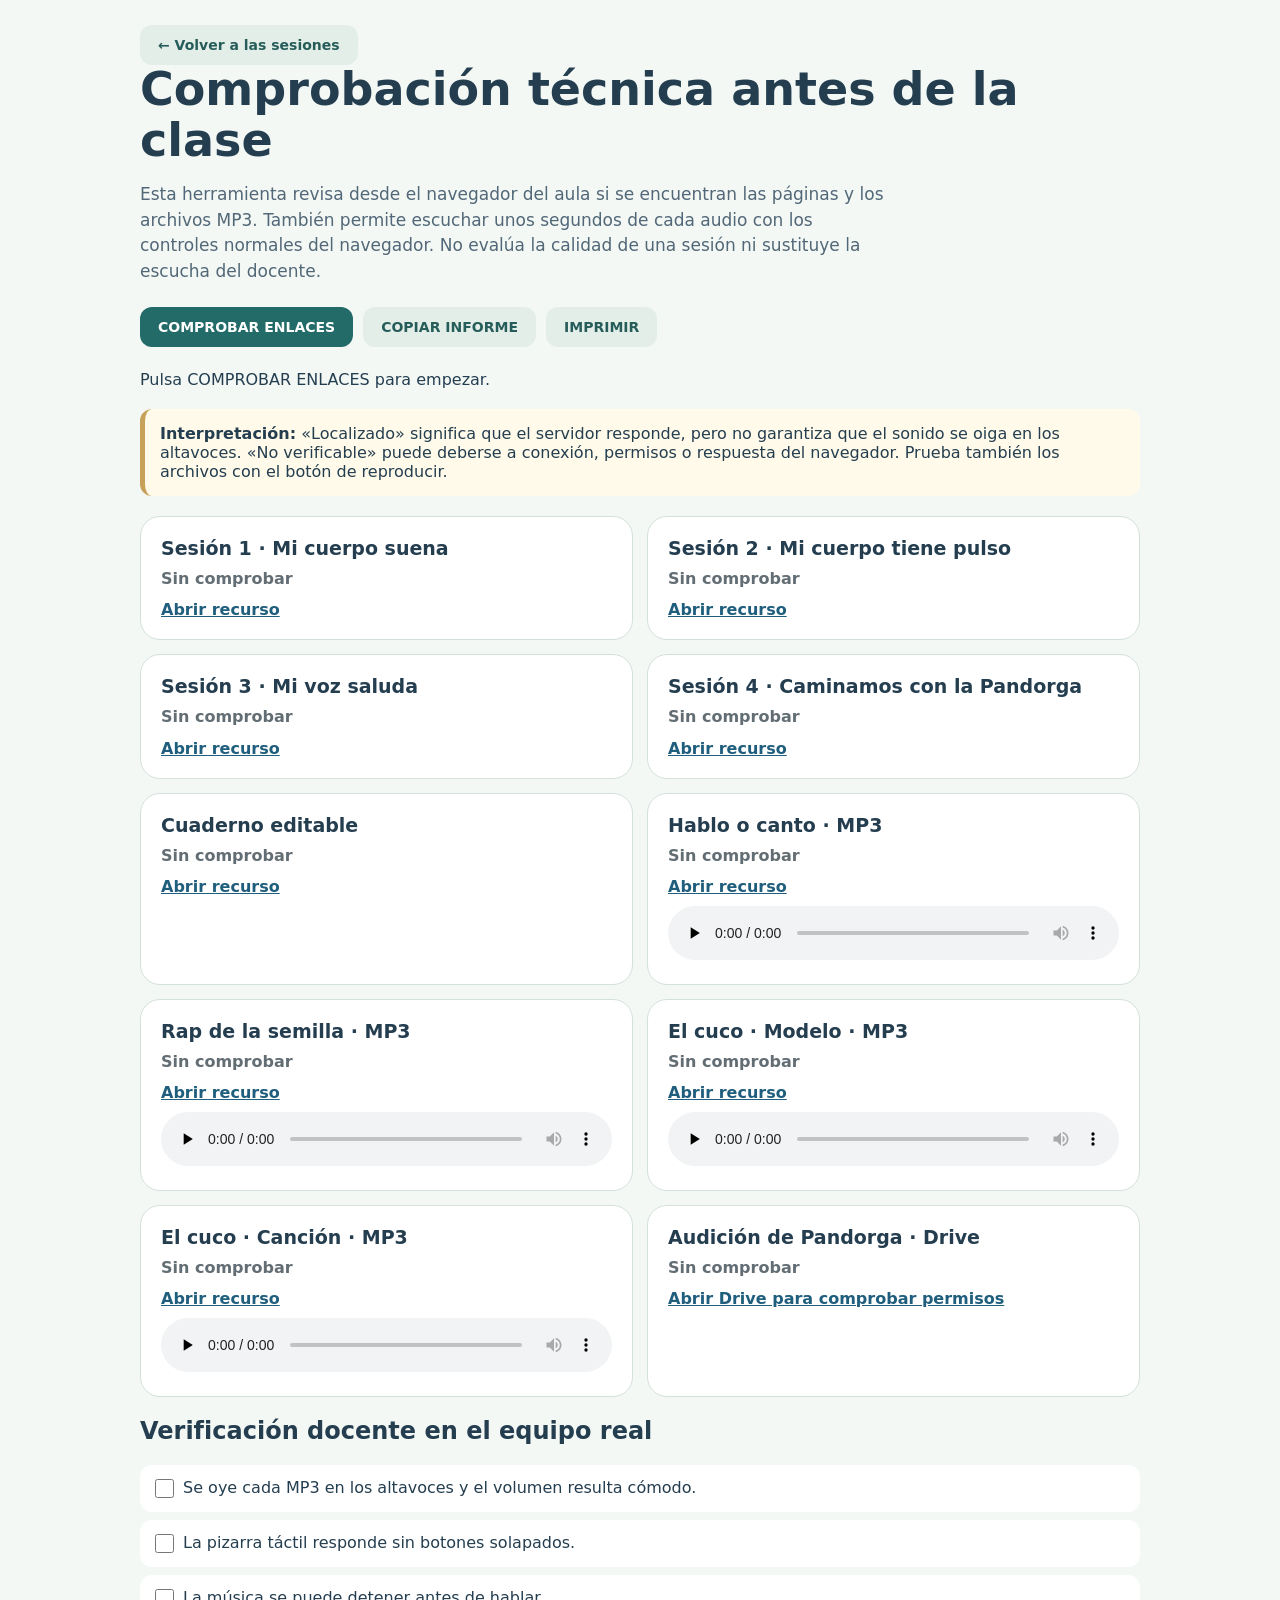
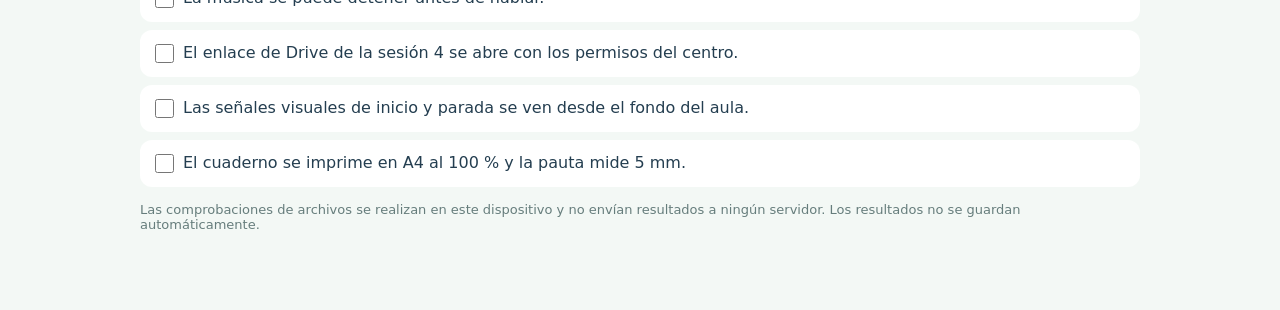
<file: diagnostico/index.html>
<!doctype html><html lang="es"><head><meta charset="utf-8"><meta name="viewport" content="width=device-width,initial-scale=1"><title>Comprobación de recursos · Música 1.º</title><style>*{box-sizing:border-box}body{margin:0;background:#f3f8f5;color:#243e50;font-family:system-ui,Arial,sans-serif}main{max-width:1040px;padding:35px 20px 65px;margin:auto}h1{font-size:clamp(28px,5vw,46px);line-height:1.1;margin:10px 0}.lede{font-size:17px;max-width:750px;line-height:1.5;color:#526777}.buttons{display:flex;gap:10px;flex-wrap:wrap;margin:23px 0}button,a.button{background:#236b69;color:#fff;padding:12px 18px;border:0;border-radius:12px;text-decoration:none;font-weight:800;cursor:pointer;font:800 14px system-ui}button:disabled{opacity:.5}.secondary{background:#e4eee8!important;color:#265c59!important}.grid{display:grid;grid-template-columns:repeat(2,minmax(0,1fr));gap:14px}.card{padding:20px;border:1px solid #d4e1db;background:#fff;border-radius:20px;min-width:0}.card h2{font-size:19px;margin:0 0 8px}.card p{line-height:1.45;margin:6px 0 10px}.status{font-weight:800;color:#626d74}.status.ok{color:#23765d}.status.warn{color:#9d5c20}.status.bad{color:#a13537}.card audio{width:100%;margin-top:10px}.card a{color:#205e7d;font-weight:800}.intro{background:#fffae9;border-left:5px solid #c7a159;padding:15px;border-radius:12px;margin:20px 0}.checklist{display:grid;gap:8px;margin:15px 0}.checklist label{background:#fff;padding:11px;border-radius:12px;line-height:1.4}.checklist input{width:19px;height:19px;vertical-align:middle;margin-right:9px}.small{color:#667d7c;font-size:13px}pre{white-space:pre-wrap}.footer{margin-top:25px}.red{color:#b44343}@media(max-width:650px){.grid{grid-template-columns:1fr}}</style></head><body><main><a href="../" class="button secondary">← Volver a las sesiones</a><h1>Comprobación técnica antes de la clase</h1><p class="lede">Esta herramienta revisa desde el navegador del aula si se encuentran las páginas y los archivos MP3. También permite escuchar unos segundos de cada audio con los controles normales del navegador. No evalúa la calidad de una sesión ni sustituye la escucha del docente.</p><div class="buttons"><button id="run">COMPROBAR ENLACES</button><button class="secondary" id="copy">COPIAR INFORME</button><button class="secondary" id="print">IMPRIMIR</button></div><div role="status" id="summary" aria-live="polite">Pulsa COMPROBAR ENLACES para empezar.</div><div class="intro"><strong>Interpretación:</strong> «Localizado» significa que el servidor responde, pero no garantiza que el sonido se oiga en los altavoces. «No verificable» puede deberse a conexión, permisos o respuesta del navegador. Prueba también los archivos con el botón de reproducir.</div><section class="grid" id="results"></section><h2>Verificación docente en el equipo real</h2><div class="checklist"><label><input type="checkbox">Se oye cada MP3 en los altavoces y el volumen resulta cómodo.</label><label><input type="checkbox">La pizarra táctil responde sin botones solapados.</label><label><input type="checkbox">La música se puede detener antes de hablar.</label><label><input type="checkbox">El enlace de Drive de la sesión 4 se abre con los permisos del centro.</label><label><input type="checkbox">Las señales visuales de inicio y parada se ven desde el fondo del aula.</label><label><input type="checkbox">El cuaderno se imprime en A4 al 100 % y la pauta mide 5 mm.</label></div><p class="small">Las comprobaciones de archivos se realizan en este dispositivo y no envían resultados a ningún servidor. Los resultados no se guardan automáticamente.</p></main><script>
const items=[
{title:"Sesión 1 · Mi cuerpo suena",path:"../sesion1.html",kind:"page"},
{title:"Sesión 2 · Mi cuerpo tiene pulso",path:"../sesion2/",kind:"page"},
{title:"Sesión 3 · Mi voz saluda",path:"../sesion3/",kind:"page"},
{title:"Sesión 4 · Caminamos con la Pandorga",path:"../sesion4/",kind:"page"},
{title:"Cuaderno editable",path:"../cuaderno/",kind:"page"},
{title:"Hablo o canto · MP3",path:"../sesion3/hablo-o-canto.mp3",kind:"audio"},
{title:"Rap de la semilla · MP3",path:"../sesion3/rap-de-la-semilla.mp3",kind:"audio"},
{title:"El cuco · Modelo · MP3",path:"../sesion3/el-cuco-modelo.mp3",kind:"audio"},
{title:"El cuco · Canción · MP3",path:"../sesion3/el-cuco-cancion.mp3",kind:"audio"},
{title:"Audición de Pandorga · Drive",path:"https://drive.google.com/file/d/11o5J-sgtVEEBjmJc4GPZvzEP5CsDDQuA/view",kind:"external"}];
const root=document.getElementById("results"),summary=document.getElementById("summary");let last="";function paint(){root.replaceChildren();items.forEach((it,i)=>{const card=document.createElement("article");card.className="card";card.innerHTML='<h2></h2><p class="status" id="st'+i+'">Sin comprobar</p><p class="small" id="detail'+i+'"></p>';card.querySelector("h2").textContent=it.title;const a=document.createElement("a");a.href=it.path;a.textContent=it.kind==="external"?"Abrir Drive para comprobar permisos":"Abrir recurso";a.target="_blank";a.rel="noopener";card.append(a);if(it.kind==="audio"){const audio=document.createElement("audio");audio.controls=true;audio.preload="none";audio.src=it.path;audio.setAttribute("aria-label",it.title);audio.addEventListener("error",()=>{const st=document.getElementById("st"+i);if(st&&st.textContent.startsWith("Localizado"))st.textContent="Localizado, pero el navegador informa de un error de audio"});card.append(audio)}root.append(card)})}paint();
async function check(it){if(it.kind==="external")return {status:"warn",label:"Revisión manual necesaria",detail:"Google Drive puede requerir permisos y no permite confirmar la reproducción desde esta página."};let controller=new AbortController(),timer=setTimeout(()=>controller.abort(),9000);try{const url=new URL(it.path,location.href);const r=await fetch(url,{method:"HEAD",cache:"no-store",signal:controller.signal});if(!r.ok)return {status:"bad",label:"Error HTTP "+r.status,detail:url.pathname};const type=r.headers.get("content-type")||"desconocido",size=r.headers.get("content-length");const unexpected=(it.kind==="audio"&&type.includes("text/html"))||(it.kind==="page"&&type.includes("audio/"));if(unexpected)return {status:"warn",label:"Formato inesperado",detail:"El recurso responde como "+type};return {status:"ok",label:"Localizado",detail:"Tipo: "+type+(size?" · "+Math.round(Number(size)/1024)+" KB":"")}}catch(e){return {status:"warn",label:"No verificable",detail:"Comprueba la conexión. "+(e.name==="AbortError"?"Tiempo de espera agotado.":"El navegador no pudo consultar el recurso.")}}finally{clearTimeout(timer)}}
document.getElementById("run").onclick=async()=>{const btn=document.getElementById("run");btn.disabled=true;summary.textContent="Comprobando archivos…";let lines=[];for(let i=0;i<items.length;i++){const result=await check(items[i]),st=document.getElementById("st"+i);st.className="status "+result.status;st.textContent=result.label;document.getElementById("detail"+i).textContent=result.detail;lines.push(items[i].title+" — "+result.label+" — "+result.detail)}last="Comprobación de Música 1.º — "+new Date().toLocaleString("es-ES")+"\n"+lines.join("\n");summary.textContent=lines.filter((_,i)=>document.getElementById("st"+i).classList.contains("ok")).length+" de "+items.length+" recursos localizados; prueba sonido y Drive manualmente.";btn.disabled=false};
document.getElementById("copy").onclick=async()=>{if(!last){summary.textContent="Primero realiza la comprobación.";return}try{await navigator.clipboard.writeText(last);summary.textContent="Informe copiado."}catch(e){summary.textContent="Selecciona el informe impreso si no puedes copiarlo."}};
document.getElementById("print").onclick=()=>window.print();
</script></body></html>
</file>
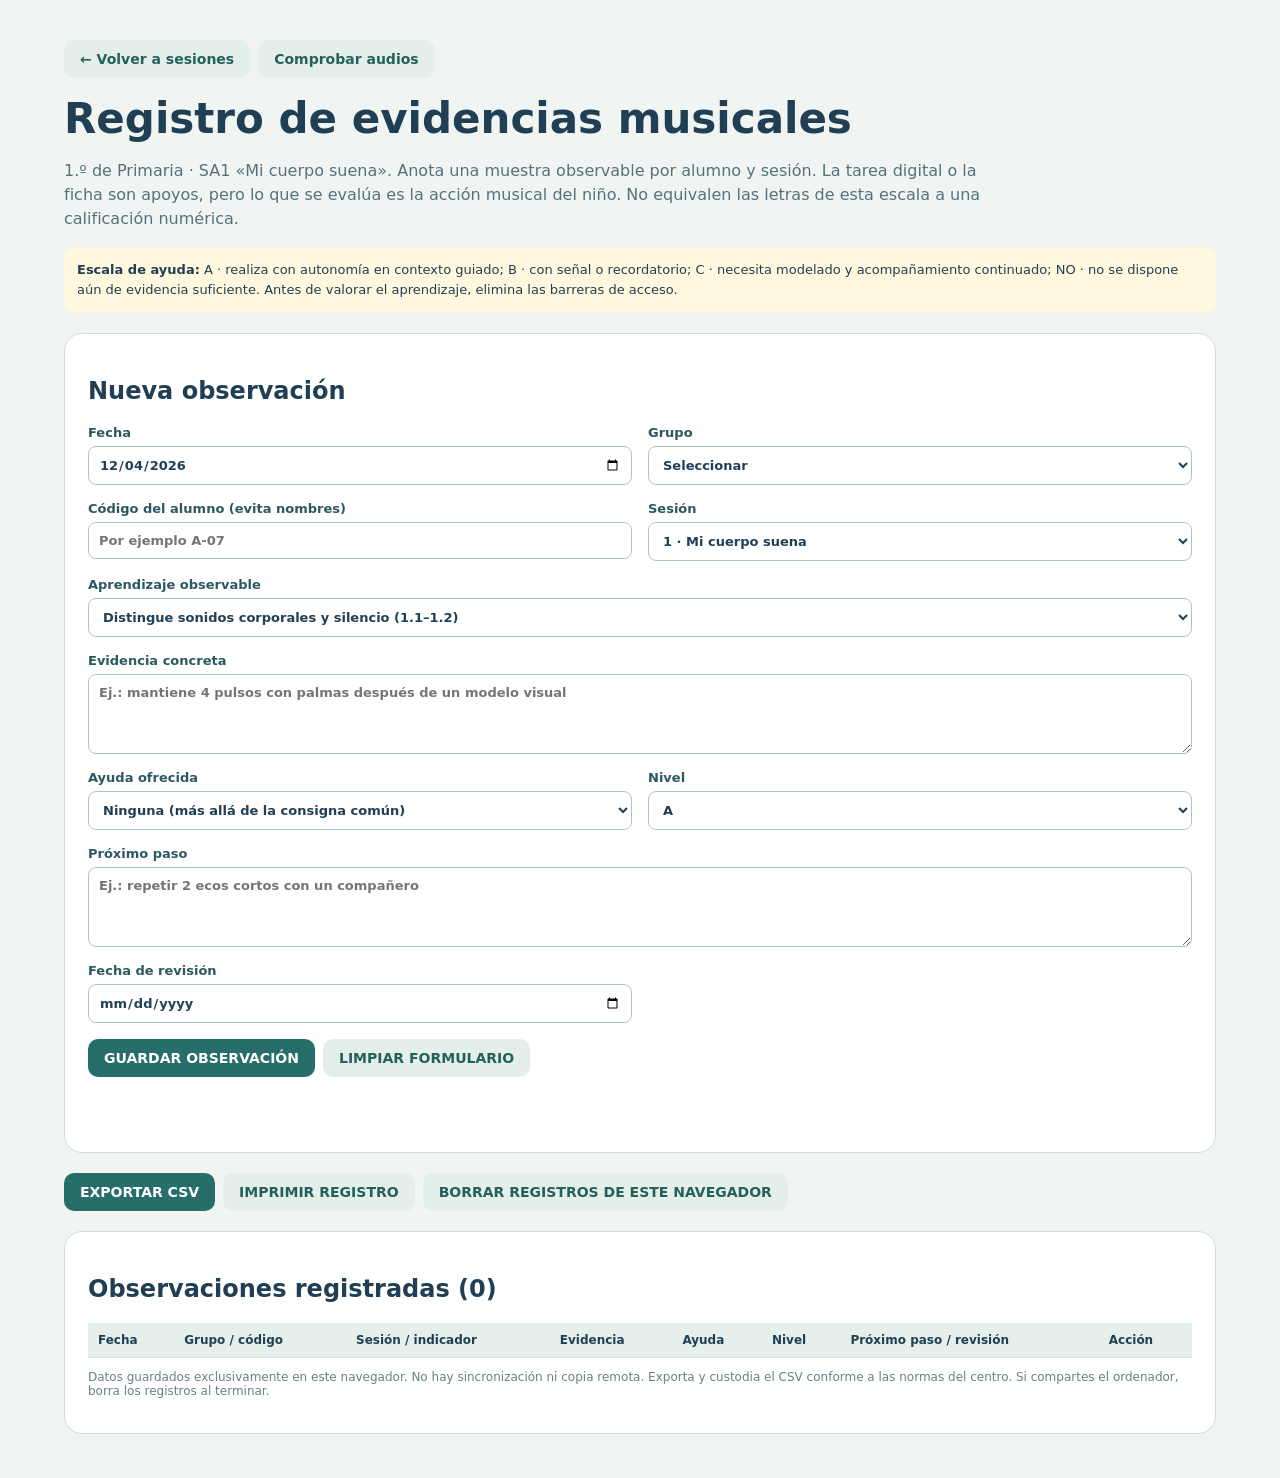
<file: registro/index.html>
<!doctype html><html lang="es"><head><meta charset="utf-8"><meta name="viewport" content="width=device-width,initial-scale=1"><title>Registro de evidencias musicales · SA1</title><style>*{box-sizing:border-box}body{margin:0;background:#f0f5f2;color:#203f54;font-family:system-ui,-apple-system,"Segoe UI",Arial,sans-serif}main{max-width:1200px;margin:0 auto;padding:24px}h1{font-size:clamp(27px,4vw,42px);margin:15px 0}.intro{line-height:1.5;max-width:930px;color:#56717b}.panel{background:#fff;border:1px solid #cdded8;border-radius:18px;padding:23px;margin:20px 0}.fields{display:grid;grid-template-columns:repeat(2,minmax(0,1fr));gap:16px}label{font-size:13px;display:block;font-weight:800;color:#2c5860}input,select,textarea{display:block;width:100%;margin-top:6px;padding:10px;border:1px solid #a9c6bd;border-radius:8px;background:white;color:#213f56;font:inherit}textarea{min-height:80px;resize:vertical}.wide{grid-column:1/-1}button,a.action{display:inline-block;border:0;border-radius:10px;padding:11px 16px;background:#276e6a;color:#fff;cursor:pointer;font:800 14px system-ui;text-decoration:none}button.secondary,a.secondary{background:#e5efea;color:#24605c}.buttons{display:flex;gap:8px;flex-wrap:wrap;margin:16px 0}.legend{background:#fff8de;padding:13px;border-radius:10px;font-size:13px;line-height:1.55}.tableWrap{overflow-x:auto}table{border-collapse:collapse;width:100%;font-size:12px}th,td{border-bottom:1px solid #dbe5e0;text-align:left;padding:10px;vertical-align:top}th{background:#e4f0e9}tr:nth-child(even){background:#fafcfb}#msg{font-weight:800;color:#23695e;min-height:20px}.small{color:#698088;font-size:12px}.delete{background:#e7e8e7;color:#6d3131;padding:7px;border-radius:8px}.notes{font-size:13px;color:#466b68}@media(max-width:700px){.fields{grid-template-columns:1fr}}@media print{body{background:white}main{padding:0}.panel.formPanel,.buttons,.noPrint{display:none!important}.panel{border:0;padding:0}.tableWrap{overflow:visible}table{font-size:9px}th,td{padding:4px}h1{font-size:23px}}</style></head><body><main><nav class="buttons noPrint"><a class="action secondary" href="../">← Volver a sesiones</a><a class="action secondary" href="../diagnostico/">Comprobar audios</a></nav><h1>Registro de evidencias musicales</h1><p class="intro">1.º de Primaria · SA1 «Mi cuerpo suena». Anota una muestra observable por alumno y sesión. La tarea digital o la ficha son apoyos, pero lo que se evalúa es la acción musical del niño. No equivalen las letras de esta escala a una calificación numérica.</p><div class="legend"><strong>Escala de ayuda:</strong> A · realiza con autonomía en contexto guiado; B · con señal o recordatorio; C · necesita modelado y acompañamiento continuado; NO · no se dispone aún de evidencia suficiente. Antes de valorar el aprendizaje, elimina las barreras de acceso.</div><section class="panel formPanel" aria-labelledby="newTitle"><h2 id="newTitle">Nueva observación</h2><form id="form"><div class="fields"><label>Fecha<input id="fecha" type="date" required></label><label>Grupo<select id="grupo" required><option value="">Seleccionar</option><option>1.º A</option><option>1.º B</option><option>1.º C</option></select></label><label>Código del alumno (evita nombres)<input id="alumno" type="text" maxlength="25" placeholder="Por ejemplo A-07" required></label><label>Sesión<select id="sesion" required><option value="1">1 · Mi cuerpo suena</option><option value="2">2 · Mi cuerpo tiene pulso</option><option value="3">3 · Mi voz saluda</option><option value="4">4 · Caminamos con la Pandorga</option></select></label><label class="wide">Aprendizaje observable<select id="indicador"></select></label><label class="wide">Evidencia concreta<textarea id="evidencia" maxlength="500" required placeholder="Ej.: mantiene 4 pulsos con palmas después de un modelo visual"></textarea></label><label>Ayuda ofrecida<select id="ayuda"><option>Ninguna (más allá de la consigna común)</option><option>Recordatorio verbal o visual</option><option>Demostración / modelado</option><option>Apoyo individual o en pareja</option><option>Respuesta adaptada (gesto/sentado/visual)</option></select></label><label>Nivel<select id="nivel"><option>A</option><option>B</option><option>C</option><option>NO</option></select></label><label class="wide">Próximo paso<textarea id="paso" maxlength="500" placeholder="Ej.: repetir 2 ecos cortos con un compañero"></textarea></label><label>Fecha de revisión<input id="revision" type="date"></label></div><div class="buttons"><button type="submit">GUARDAR OBSERVACIÓN</button><button type="reset" class="secondary">LIMPIAR FORMULARIO</button></div></form><p id="msg" role="status" aria-live="polite"></p></section><div class="buttons"><button id="csv">EXPORTAR CSV</button><button id="print" class="secondary">IMPRIMIR REGISTRO</button><button id="clear" class="secondary">BORRAR REGISTROS DE ESTE NAVEGADOR</button></div><section class="panel"><h2>Observaciones registradas <span id="count">0</span></h2><div class="tableWrap"><table><thead><tr><th>Fecha</th><th>Grupo / código</th><th>Sesión / indicador</th><th>Evidencia</th><th>Ayuda</th><th>Nivel</th><th>Próximo paso / revisión</th><th class="noPrint">Acción</th></tr></thead><tbody id="rows"></tbody></table></div><p class="small">Datos guardados exclusivamente en este navegador. No hay sincronización ni copia remota. Exporta y custodia el CSV conforme a las normas del centro. Si compartes el ordenador, borra los registros al terminar.</p></section></main><script>
const tasks={
"1":["Distingue sonidos corporales y silencio (1.1–1.2)","Imita o produce una acción sonora (3.1)","Elige y ordena cuatro acciones corporales (3.2)"],
"2":["Sigue un pulso estable con el cuerpo (3.1)","Distingue lento, medio y rápido con apoyo (1.2)","Participa en la práctica respetando señales de inicio/parada (3.1)"],
"3":["Identifica voz hablada y cantada (1.1–1.2)","Responde por eco con voz y gesto (3.1)","Explora vocalmente un fragmento del Zurrón (3.1)"],
"4":["Escucha una audición musical canaria (1.1)","Expresa una característica musical con gesto o palabra (1.2)","Acompaña el pulso con el cuerpo (3.1)"]
};const storage="registro_musica_sa1_v1";let entries=[];try{entries=JSON.parse(localStorage.getItem(storage)||"[]");if(!Array.isArray(entries))entries=[]}catch(e){}
const $=id=>document.getElementById(id);$("fecha").value=new Date().toLocaleDateString("en-CA");
function options(){const sel=$("indicador");sel.replaceChildren();tasks[$("sesion").value].forEach(t=>{const opt=document.createElement("option");opt.textContent=t;opt.value=t;sel.append(opt)})}$("sesion").onchange=options;options();
function save(){try{localStorage.setItem(storage,JSON.stringify(entries))}catch(e){$("msg").textContent="No se pudo guardar. Exporta el CSV."}}
function draw(){const tbody=$("rows");tbody.replaceChildren();entries.forEach((entry,i)=>{let tr=document.createElement("tr");const cols=[entry.fecha,entry.grupo+" · "+entry.alumno,entry.sesion+" · "+entry.indicador,entry.evidencia,entry.ayuda,entry.nivel,entry.paso+(entry.revision?" · Revisión "+entry.revision:"")];cols.forEach(value=>{let td=document.createElement("td");td.textContent=value;tr.append(td)});const td=document.createElement("td");td.className="noPrint";const b=document.createElement("button");b.className="delete";b.textContent="Eliminar";b.onclick=()=>{if(!confirm("¿Eliminar esta observación?"))return;entries.splice(i,1);save();draw()};td.append(b);tr.append(td);tbody.append(tr)});$("count").textContent="("+entries.length+")"}
$("form").onsubmit=e=>{e.preventDefault();const obj={};["fecha","grupo","alumno","sesion","indicador","evidencia","ayuda","nivel","paso","revision"].forEach(k=>obj[k]=$(k).value.trim());entries.push(obj);save();draw();$("msg").textContent="Observación guardada en este navegador.";$("evidencia").value="";$("paso").value=""};
$("csv").onclick=()=>{if(!entries.length){$("msg").textContent="No hay registros para exportar.";return}const keys=["fecha","grupo","alumno","sesion","indicador","evidencia","ayuda","nivel","paso","revision"],esc=v=>'"'+String(v??"").replace(/"/g,'""')+'"';const csv="\ufeff"+keys.map(esc).join(";")+"\r\n"+entries.map(row=>keys.map(k=>esc(row[k])).join(";")).join("\r\n");const url=URL.createObjectURL(new Blob([csv],{type:"text/csv;charset=utf-8"}));const a=document.createElement("a");a.href=url;a.download="registro_musica_sa1.csv";a.click();setTimeout(()=>URL.revokeObjectURL(url),1500)};
$("print").onclick=()=>window.print();$("clear").onclick=()=>{if(!confirm("Se borrarán todas las observaciones de este navegador. ¿Has exportado una copia?"))return;entries=[];save();draw();$("msg").textContent="Registros locales vaciados."};draw();
</script></body></html>
</file>
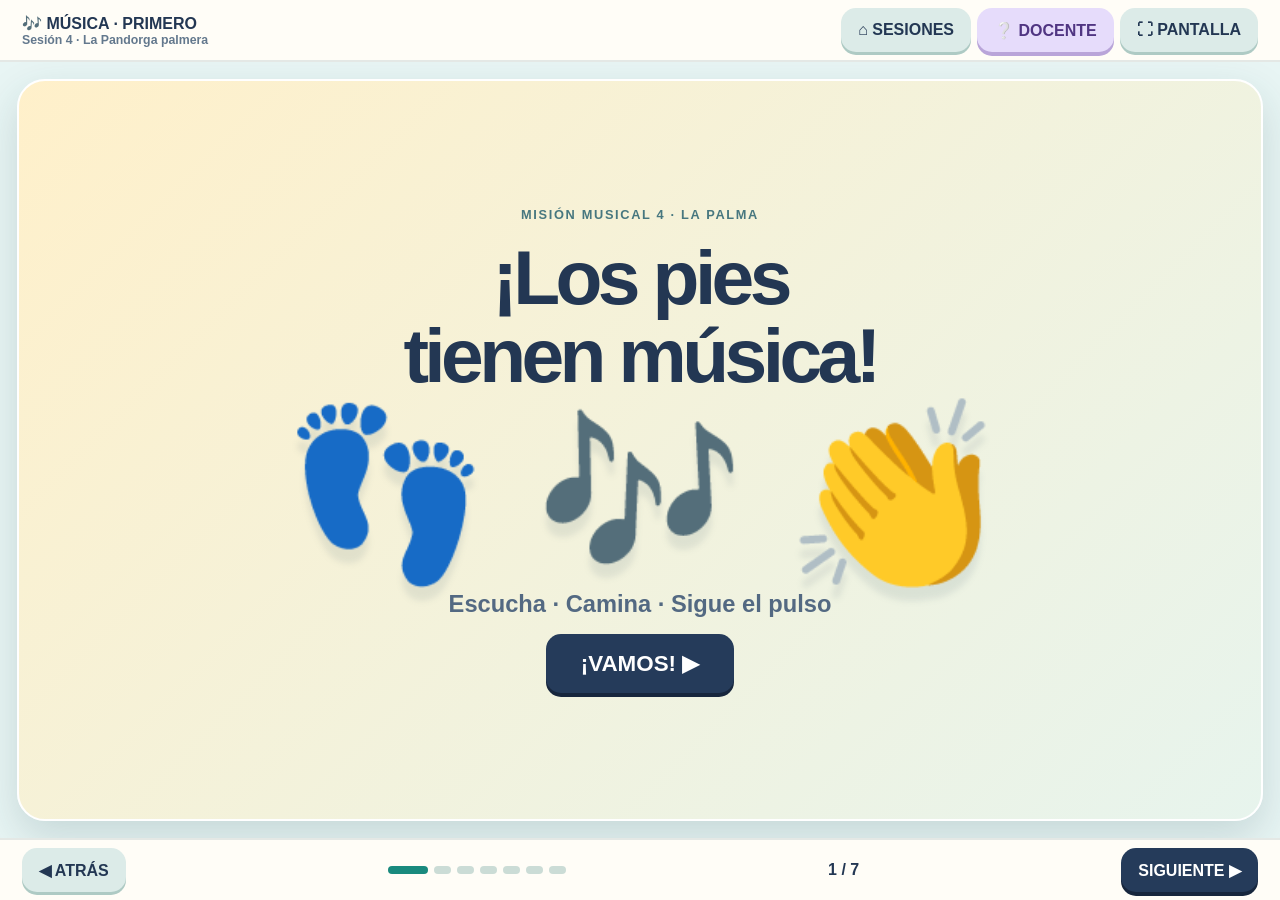
<file: sesion4/index.html>
<!doctype html>
<html lang="es"><head><meta charset="utf-8"><meta name="viewport" content="width=device-width, initial-scale=1">
<title>Sesión 4 · Caminamos con la Pandorga · Música 1.º</title>
<style>
:root{--ink:#233753;--sea:#218c90;--violet:#7556ad;--yellow:#f7c95d;--pale:#fff8e8;--line:#d9e7e7;--white:#fff;--shadow:0 16px 42px #1c45502b}
*{box-sizing:border-box}html,body{height:100%;margin:0;overflow:hidden;font-family:"Trebuchet MS","Segoe UI",Arial,sans-serif;color:var(--ink);background:#e8f5f4}button,input,select{font:inherit}button{cursor:pointer}a{color:#245990}
button:focus-visible,a:focus-visible{outline:4px solid #ffb845;outline-offset:3px}
.app{display:grid;grid-template-rows:auto minmax(0,1fr) auto;height:100vh;height:100dvh}
header,footer{display:flex;align-items:center;justify-content:space-between;gap:12px;background:#fffdf7;padding:8px clamp(10px,2vw,22px);z-index:5}header{border-bottom:2px solid #e4e8e5}footer{border-top:2px solid #e4e8e5}
.brand{font-weight:900;font-size:clamp(.8rem,1.25vw,1rem)}.brand small{display:block;color:#63788d;font-size:.77rem}.navtools{display:flex;align-items:center;gap:6px}
.btn{border:0;border-radius:15px;background:#dcebe8;color:var(--ink);padding:11px 17px;min-height:44px;font-weight:900;text-decoration:none;display:inline-flex;justify-content:center;align-items:center;gap:7px;box-shadow:0 3px 0 #aecac4}
.btn.primary{background:#253b5a;color:white;box-shadow:0 4px 0 #17263d}.btn.gold{background:#fbd66f;box-shadow:0 4px 0 #d9a94a}.btn.purple{background:#e6dcfb;color:#503582;box-shadow:0 4px 0 #b9a5d9}
main{min-height:0;overflow:hidden;padding:clamp(8px,1.4vw,17px)}
.slide{display:none;height:100%;width:100%;max-width:1550px;margin:auto}.slide.active{display:block}
.scene{height:100%;border:2px solid #fff;border-radius:28px;background:linear-gradient(145deg,#fffcf6,#eaf8f4);box-shadow:var(--shadow);position:relative;overflow:hidden;display:flex;flex-direction:column;padding:clamp(15px,2.4vw,32px);gap:clamp(9px,1.7vh,18px)}
.scene.lilac{background:linear-gradient(135deg,#f7f0ff,#ebf9f3)}.scene.sun{background:linear-gradient(135deg,#fff0ca,#e7f4ed)}
.ey{font-size:clamp(.72rem,1vw,.94rem);font-weight:900;letter-spacing:.13em;color:#47777f}.headline{font-size:clamp(1.8rem,3.5vw,3.9rem);line-height:1.03;letter-spacing:-.045em;margin:0}.giant{font-size:clamp(3.1rem,6vw,7rem);line-height:1.02;letter-spacing:-.06em;margin:0}.sub{font-size:clamp(1.05rem,1.85vw,1.65rem);font-weight:800;color:#536982;margin:0}.tiny{font-size:clamp(.72rem,.95vw,.94rem);color:#597180}
.center{text-align:center;align-items:center;justify-content:center}.center .headline,.center .sub{max-width:1000px}
.stage{display:grid;grid-template-columns:1fr 1fr;gap:clamp(8px,2vw,25px);flex:1;min-height:0}.stage>*{min-width:0}
.art{background:#fff9ef;border:3px solid #ecdfc3;border-radius:25px;display:flex;align-items:center;justify-content:center;gap:20px;padding:16px;min-height:0;position:relative;overflow:hidden}.art.purpleArt{background:#f1e9fc;border-color:#d8caf3}.art.blueArt{background:#e1f6f2;border-color:#b9e5de}
.tileEmoji{font-size:clamp(5rem,13vw,13rem);line-height:1;filter:drop-shadow(0 14px 3px #29445b19)}.island{position:absolute;right:12px;top:10px;border-radius:999px;background:white;padding:10px 16px;font-size:clamp(.85rem,1.5vw,1.3rem);font-weight:900;box-shadow:0 3px 12px #2344}
.interact{background:#fff;border:2px solid #dce7e5;border-radius:25px;padding:clamp(12px,2vw,28px);display:flex;flex-direction:column;align-items:stretch;justify-content:center;gap:clamp(8px,1.6vh,17px);min-height:0}
.bigAction{border:3px solid #d4e2df;background:#eaf5f1;border-radius:23px;min-height:75px;padding:12px;font-size:clamp(1.05rem,2vw,1.6rem);font-weight:900;box-shadow:0 5px 0 #b6d1c8}.bigAction:active,.btn:active{transform:translateY(3px);box-shadow:none}
.choiceGrid{display:grid;grid-template-columns:repeat(3,1fr);gap:12px}.choice{border:3px solid #d8e5e1;background:white;border-radius:20px;min-height:clamp(90px,17vh,155px);padding:10px;display:flex;flex-direction:column;align-items:center;justify-content:center;gap:5px;font-weight:900;font-size:clamp(.88rem,1.45vw,1.3rem)}.choice .emoji{font-size:clamp(2.3rem,5vw,5rem);line-height:1}.choice.selected{border-color:#1a8b7f;background:#e3f7ee}.choice.selected:after{content:"✓";color:#117c62;font-size:1.4rem}
.feedback{background:#fff1c9;border-radius:16px;padding:11px 17px;min-height:44px;font-weight:900;font-size:clamp(.95rem,1.3vw,1.17rem);color:#665124;display:flex;align-items:center;gap:10px}
.beatrow{display:grid;grid-template-columns:repeat(4,1fr);gap:clamp(7px,1.6vw,18px);width:100%;max-width:950px;margin:auto}.beat{aspect-ratio:1.2;border-radius:22px;background:#f6f9f4;border:4px solid #cee0d7;display:flex;align-items:center;justify-content:center;font-size:clamp(2.3rem,6.2vw,6rem);font-weight:900;transition:transform .08s}.beat.on{background:#ffe28b;border-color:#edb74d;transform:scale(1.06)}.beat.success{background:#d9f4e5;border-color:#49ad83}
.controls{display:flex;align-items:center;justify-content:center;gap:10px;flex-wrap:wrap}.controls input[type=range]{width:min(28vw,220px);accent-color:#188c7d}.controls output{font-weight:900}
.pulseTool{display:flex;flex-direction:column;align-items:center;justify-content:center;gap:15px;flex:1;min-height:0}.pulseInstruction{font-size:clamp(1.2rem,2.2vw,2.2rem);font-weight:900;text-align:center}
.score{display:grid;grid-template-columns:repeat(4,1fr);gap:12px}.score button{min-height:clamp(95px,19vh,190px);background:#eff5f3;border:4px solid #d6e4de;border-radius:24px;display:flex;flex-direction:column;align-items:center;justify-content:center;gap:5px}.score button.current{border-color:#e6a92d;background:#ffe4a0}.score .iconBig{font-size:clamp(2.6rem,6vw,6rem);line-height:1}.score small{font-weight:900;font-size:clamp(.8rem,1.3vw,1.2rem)}
.directorFace{font-size:clamp(6rem,15vw,14rem);text-align:center;line-height:1}.directorText{text-align:center;font-size:clamp(1.4rem,3vw,3rem);font-weight:900}.bigCommands{display:grid;grid-template-columns:repeat(3,1fr);gap:12px}
.bigCommands button{padding:14px;border:3px solid #d6e3e0;background:#fff;border-radius:18px;font-size:clamp(1rem,2vw,1.7rem);font-weight:900}.bigCommands button span{display:block;font-size:clamp(2rem,5vw,4.6rem)}
.iframeArea{background:#f1f9f5;border:2px solid #c9e5dd;border-radius:20px;padding:10px;display:flex;flex-direction:column;gap:7px;flex:1;min-height:0}.iframeArea iframe{width:100%;height:100%;min-height:130px;border:0;border-radius:12px;background:#e9eff3}
.bigFinish{display:grid;grid-template-columns:repeat(3,1fr);gap:13px}.bigFinish button{border-radius:22px;border:3px solid #d8e5e1;background:#fff;padding:15px;font-size:clamp(1rem,1.8vw,1.5rem);font-weight:900}.bigFinish button span{display:block;font-size:clamp(2.5rem,6vw,6rem)}
.progress{display:flex;align-items:center;gap:6px}.dot{height:8px;width:17px;border-radius:12px;background:#cbdcd6}.dot.on{background:#198a7e;width:40px}
.overlay{position:fixed;inset:0;z-index:100;background:#263747aa;display:none;align-items:center;justify-content:center;padding:12px}.overlay.open{display:flex}.dialog{background:#fff;border-radius:22px;width:min(850px,98vw);padding:22px;max-height:94dvh;overflow:auto}.dialogHead{display:flex;justify-content:space-between;align-items:center;gap:10px;margin-bottom:10px}.dialog h2{font-size:1.6rem}
.eval{width:100%;border-collapse:collapse}.eval th,.eval td{text-align:left;padding:10px;border-bottom:1px solid #d7e4df}.eval select{padding:7px;border-radius:8px;max-width:150px}.dialog input[type=text],.dialog input[type=date]{padding:9px;border:2px solid #c9d7d1;border-radius:9px;width:100%}.fields{display:grid;grid-template-columns:1fr 1fr;gap:10px;margin:13px 0}.fields label{font-weight:900}.fields input{display:block}.actions{display:flex;flex-wrap:wrap;gap:8px;margin-top:12px}.printArea{display:none}

/* Cuatro pulsos de referencia gráfica: no se atribuye un compás 4/4 al audio. */
.pulseGroupLabel{font-size:clamp(.7rem,1.3vw,1rem);font-weight:900;line-height:1.15;color:#235b62;text-align:center;max-width:65px}
.meterline{display:flex;align-items:center;justify-content:center;gap:clamp(5px,1.2vw,15px);width:100%;max-width:960px;margin:auto}
.meter{font-family:Georgia,serif;font-weight:900;line-height:.74;font-size:clamp(2.1rem,4.3vw,4.5rem);display:flex;flex-direction:column;min-width:clamp(35px,5vw,65px);text-align:center}
.meterline .beatrow{flex:1;max-width:none}
.beat.note{position:relative;min-height:clamp(75px,15vh,145px);font-family:Georgia,serif;font-size:clamp(3.4rem,7vw,7rem);background:repeating-linear-gradient(to bottom,transparent 0,transparent 20%,#bdcbc3 20.6%,transparent 22%,transparent 39%);background-color:#fffdfa}
.beat.note::after{content:attr(data-number);position:absolute;bottom:3px;left:50%;transform:translateX(-50%);font-family:Arial,sans-serif;font-size:clamp(.9rem,1.5vw,1.5rem);font-weight:900;color:#3d5568}
.beat.note.on{background-color:#ffd86b;border-color:#c68a15;box-shadow:0 0 0 5px #fbdc84aa;transform:scale(1.06)}
.pulseCompact{background:#fffdfa;border:2px solid #d2e3d9;border-radius:22px;padding:clamp(10px,1.4vw,17px);display:flex;flex-direction:column;gap:clamp(7px,1.4vh,14px)}
.pulseCompact .beat.note{min-height:clamp(72px,12vh,112px);font-size:clamp(2.7rem,5vw,5rem)}
.pulseCompact .meter{font-size:clamp(1.9rem,3vw,3rem)}
.pulseCompact .controls{justify-content:space-between}
.pulseControlLabel{display:flex;align-items:center;gap:6px;font-size:clamp(.85rem,1.2vw,1.1rem);font-weight:900;white-space:nowrap}
.pulseControlLabel input[type=range]{width:clamp(80px,13vw,190px)}
.pulseSpeed{font-weight:900;min-width:62px;text-align:center}
@media(max-width:900px){.pulseCompact .controls{gap:5px}.pulseCompact .btn{padding:9px}.pulseControlLabel input[type=range]{width:95px}}
@media(max-width:900px){.scene{padding:12px}.art{padding:8px}.interact{padding:12px}.choiceGrid,.bigCommands{gap:6px}.choice{min-height:80px}.stage{gap:9px}}
@media(max-width:650px){.brand small{display:none}.navtools{gap:2px}.navtools .btn{padding:7px;font-size:.75rem;min-height:36px}.stage{grid-template-columns:1fr}.art{min-height:100px}.tileEmoji{font-size:4rem}.scene{overflow:auto}.score button{min-height:75px}.score .iconBig{font-size:2rem}footer .btn{padding:8px}.bigFinish{gap:5px}.bigFinish button{padding:8px}}
@media(prefers-reduced-motion:reduce){.beat{transition:none}}
@media print{@page{size:A4 portrait;margin:13mm}html,body{height:auto!important;overflow:visible!important;background:white!important}body.printChild .app,body.printChild .overlay,body.printTeacher .app,body.printTeacher .overlay{display:none!important}body.printChild #childSheet,body.printTeacher #teacherSheet{display:block!important}.printArea{font-family:Arial;color:#182c3a}.printArea h1{font-size:23pt;margin-bottom:8mm}.printArea h2{font-size:15pt;margin:8mm 0}.drawing{border:2px dashed #789;height:80mm;border-radius:12px}.printTable{width:100%;border-collapse:collapse}.printTable th,.printTable td{border:1px solid #879;padding:10px;font-size:11pt}}
</style></head><body>
<div class="app">
<header><div class="brand">🎶 MÚSICA · PRIMERO <small>Sesión 4 · La Pandorga palmera</small></div><div class="navtools"><a class="btn" href="../">⌂ SESIONES</a><button class="btn purple" id="help">❔ DOCENTE</button><button class="btn" id="full">⛶ PANTALLA</button></div></header>
<main>
<section class="slide active"><div class="scene sun center"><div class="ey">MISIÓN MUSICAL 4 · LA PALMA</div><h1 class="giant">¡Los pies<br>tienen música!</h1><div class="tileEmoji" aria-hidden="true">👣 🎶 👏</div><p class="sub">Escucha · Camina · Sigue el pulso</p><button id="start" class="btn primary" style="font-size:1.4rem;padding:16px 35px">¡VAMOS! ▶</button></div></section>
<section class="slide"><div class="scene lilac"><div class="ey">MISIÓN 1 · ESCUCHAMOS</div><h2 class="headline">¿Qué nos cuenta esta música?</h2><div class="stage"><div class="art purpleArt"><span class="tileEmoji" aria-hidden="true">🎶 🏝️</span><span class="island">LA PALMA</span></div><div class="interact"><div class="iframeArea"><div style="font-weight:900;text-align:center">▶ POLCA · ESCUCHA AQUÍ</div><iframe id="polcaFrame" title="Reproductor de la polca de la Pandorga" data-src="https://drive.google.com/file/d/11o5J-sgtVEEBjmJc4GPZvzEP5CsDDQuA/preview" allow="autoplay" loading="lazy"></iframe><p class="tiny"><a href="https://drive.google.com/file/d/11o5J-sgtVEEBjmJc4GPZvzEP5CsDDQuA/view" target="_blank" rel="noopener">🔊 Si no funciona el reproductor, abrir la audición en Drive</a></p></div><p class="tiny">Primero escuchamos sin movernos. Después describimos lo que hemos oído, sin hablar encima de la grabación.</p></div></div><div class="feedback">👂 ¿Qué instrumento o sonido has reconocido? ¡Muéstralo con un gesto!</div></div></section>
<section class="slide"><div class="scene"><div class="ey">MISIÓN 2 · EL PULSO</div><h2 class="headline">¡Cuatro pasos, un latido!</h2><div class="pulseTool"><div class="meterline"><div class="pulseGroupLabel" aria-label="Grupo de cuatro pulsos">4 PULSOS</div><div class="beatrow" id="beats" aria-label="Cuatro negras, un pulso cada una"><div class="beat note" data-number="1" aria-label="Negra 1">♩</div><div class="beat note" data-number="2" aria-label="Negra 2">♩</div><div class="beat note" data-number="3" aria-label="Negra 3">♩</div><div class="beat note" data-number="4" aria-label="Negra 4">♩</div></div><div class="meter" aria-hidden="true"><span>║</span></div></div><div class="pulseInstruction" id="pulseInstruction">Cada señal ♩ = un paso 👣. Seguimos el pulso. Cada luz es un paso.</div><div class="controls"><button class="btn primary" id="pulseStart">▶ SONAR</button><button class="btn" id="pulseStop">■ PARAR</button><label class="pulseControlLabel">🐢 VELOCIDAD <input type="range" data-pulse-speed min="55" max="150" step="5" value="90" aria-label="Velocidad del pulso"></label><output class="pulseSpeed" data-pulse-readout>90 ppm</output><label class="pulseControlLabel">🔊 VOLUMEN <input type="range" data-pulse-volume min="0" max="100" step="5" value="90" aria-label="Volumen del pulso"></label></div><div class="feedback">🧍 Primero sentado · Después de pie · Finalmente con la música</div></div></div></section>
<section class="slide"><div class="scene lilac"><div class="ey">MISIÓN 3 · EL CUERPO ES INSTRUMENTO</div><h2 class="headline">¿Dónde suena ahora el pulso?</h2><div class="choiceGrid"><button class="choice selected" data-body="pies"><span class="emoji">👣</span>PIES</button><button class="choice" data-body="palmas"><span class="emoji">👏</span>PALMAS</button><button class="choice" data-body="muslos"><span class="emoji">🦵</span>MUSLOS</button></div><div class="pulseCompact"><div class="meterline"><div class="pulseGroupLabel" aria-label="Grupo de cuatro pulsos">4 PULSOS</div><div class="beatrow" id="bodyBeats" aria-label="Cuatro negras, un pulso cada una"><div class="beat note" data-number="1" aria-label="Negra 1">♩</div><div class="beat note" data-number="2" aria-label="Negra 2">♩</div><div class="beat note" data-number="3" aria-label="Negra 3">♩</div><div class="beat note" data-number="4" aria-label="Negra 4">♩</div></div><div class="meter" aria-hidden="true"><span>║</span></div></div><div class="controls"><button class="btn primary" id="bodyPulseStart">▶ SONAR</button><button class="btn" id="bodyPulseStop">■ PARAR</button><label class="pulseControlLabel">🐢 VELOCIDAD <input type="range" data-pulse-speed min="55" max="150" step="5" value="90" aria-label="Velocidad del pulso"></label><output class="pulseSpeed" data-pulse-readout>90 ppm</output><label class="pulseControlLabel">🔊 VOLUMEN <input type="range" data-pulse-volume min="0" max="100" step="5" value="90" aria-label="Volumen del pulso"></label></div></div><div class="feedback" id="bodyInstruction">👣 Cuatro pasos: un sonido por cada negra.</div><div class="controls"><button class="btn purple" id="bodyChallenge">🎲 ¡OTRO RETO!</button></div></div></section>
<section class="slide"><div class="scene sun"><div class="ey">MISIÓN 4 · SOMOS DIRECTORES</div><h2 class="headline">¡El director manda!</h2><div class="stage"><div class="art"><div><div class="directorFace" id="signalIcon">✋</div><div class="directorText" id="signalLabel">ESPERAMOS</div></div></div><div class="interact"><div class="bigCommands"><button id="signalGo"><span>🚶</span>¡YA!</button><button id="signalStop"><span>✋</span>¡ALTO!</button><button id="signalChange"><span>👏</span>¡CAMBIA!</button></div><div class="feedback">👑 Un niño elige la señal. El grupo la sigue.</div></div></div></div></section>
<section class="slide"><div class="scene"><div class="ey">MISIÓN 5 · MI MINI ORQUESTA</div><h2 class="headline">¡Inventa cuatro sonidos!</h2><div class="score" id="score"><button data-slot="0"><span class="iconBig">👣</span><small>1 · PIES</small></button><button data-slot="1"><span class="iconBig">👏</span><small>2 · PALMAS</small></button><button data-slot="2"><span class="iconBig">🦵</span><small>3 · MUSLOS</small></button><button data-slot="3"><span class="iconBig">👏</span><small>4 · PALMAS</small></button></div><div class="controls"><button class="btn primary" id="playScore">▶ REPETIR SECUENCIA</button><button class="btn gold" id="stopScoreButton">■ PARAR</button><button class="btn purple" id="shuffleScore">🎲 OTRA SECUENCIA</button><button class="btn" id="printStudent">🖨 MI FICHA</button></div><div class="controls"><label class="pulseControlLabel">🐢 VELOCIDAD <input type="range" id="scoreBpm" data-pulse-speed min="55" max="150" step="5" value="90" aria-label="Velocidad de la secuencia"></label><output class="pulseSpeed" id="scoreBpmOut" data-pulse-readout aria-live="off">90 ppm</output></div><div class="controls"><label class="pulseControlLabel">🔊 VOLUMEN DEL PULSO <input type="range" data-pulse-volume min="0" max="100" step="5" value="90" aria-label="Volumen de los cuatro pulsos"></label><output class="pulseSpeed" id="scoreVolumeOut" aria-live="off">90 %</output></div><div class="feedback" id="scoreMsg" role="status" aria-live="polite">Toca una tarjeta para cambiar el sonido. Después interprétalo con tu cuerpo.</div></div></section>
<section class="slide"><div class="scene sun center"><div class="ey">MISIÓN CUMPLIDA · LO QUE APRENDIMOS</div><h2 class="headline">¡Ya seguimos el pulso!</h2><div class="bigFinish" style="width:100%;max-width:1000px"><button data-reflect="He escuchado la música de La Palma."><span>👂</span>ESCUCHO</button><button data-reflect="Sigo un pulso regular con mi cuerpo."><span>👣</span>CAMINO</button><button data-reflect="Invento y repito cuatro sonidos."><span>👏</span>CREO</button></div><div class="feedback" id="reflectMsg">Elige lo que has aprendido y demuéstralo.</div><div class="controls"><button class="btn primary" id="openEvalLast">📋 EVALUACIÓN DOCENTE</button><button class="btn purple" id="printStudentLast">🖨 IMPRIMIR FICHA</button></div></div></section>
</main>
<footer><button class="btn" id="prev">◀ ATRÁS</button><div class="progress" id="progress" aria-label="Progreso de sesión"></div><strong id="where">1 / 7</strong><button class="btn primary" id="next">SIGUIENTE ▶</button></footer></div>
<div class="overlay" id="modal" role="dialog" aria-modal="true" aria-hidden="true"><div class="dialog"><div class="dialogHead"><h2 id="modalTitle">Ayuda docente</h2><button class="btn" id="closeModal">CERRAR ✕</button></div><div id="helpPanel"><h3>Propósito musical · 45 minutos (35 efectivos)</h3><p><b>1/7 Inicio (3 min):</b> recordar pulso y cuerpo. Decir: «Hoy vamos a descubrir cómo se camina con la música».</p><p><b>2/7 Escucha (7 min):</b> primera escucha sin moverse. Segunda escucha: reconocer una característica expresable con gesto u oralmente. El recurso del Zurrón acompaña la historia de la Pandorga con música relacionada con la polca de los Enanos; son tradiciones distintas. <a href="https://www3.gobiernodecanarias.org/medusa/ecoescuela/elzurrondelasletras/letra-p/" target="_blank" rel="noopener">Fuente oficial</a>.</p><p><b>3/7 Pulso (8 min):</b> activar una secuencia de cuatro pulsos representados por negras (♩); no confundir cuatro pasos con el compás de la obra. Cada negra representa un pulso. Ensayar sentado y después de pie, sin desplazamientos amplios; parar el metrónomo y practicar con la grabación. El metrónomo NO está sincronizado con la polca: no hacerlos sonar a la vez.</p><p><b>4/7 Sonidos del cuerpo (6 min):</b> repetir el metrónomo visual y audible con control de velocidad y volumen; seleccionar pies, palmas o muslos. Cada negra es un pulso, no una obligación de utilizar siempre cuatro acciones distintas.</p><p><b>5/7 Dirección (5 min):</b> dar turnos de liderazgo; señalar comenzar, parar o cambiar con tarjetas grandes. No atribuir los pasos inventados a una danza tradicional.</p><p><b>6/7 Creación (4 min):</b> cada pareja decide cuatro sonidos y los interpreta. El botón «Repetir secuencia» repite sin límite los cuatro pulsos hasta pulsar «Parar», con control de velocidad propio en la pantalla 6. Las tarjetas se iluminan y el sonido corporal lo realizan los niños.</p><p><b>7/7 Cierre (2 min):</b> valoración oral, gestual y observación individual. El registro docente conserva la escala 1–4 y NO = evidencia insuficiente.</p><h3>Accesibilidad y evidencias</h3><p>Dar las consignas antes del audio, reducir el ruido de fondo, mantener señales visibles, no depender solo de la audición para participar, regular volumen, ofrecer movimiento adaptado o sentado. Evidencias: escucha, seguimiento del pulso, expresión de una característica musical y elección corporal.</p><p><b>Audio:</b> el reproductor incrustado utiliza un archivo Drive, requiere conexión y acceso permitido. Si no aparece, revisar los permisos del archivo. Los ejercicios de pulso funcionan sin audio externo.</p><p><a href="https://drive.google.com/drive/folders/1ivLT8DZe4aUR75MprPoqSmgk88n6to_l" target="_blank" rel="noopener">Carpeta de origen: Letra P en Drive</a></p></div><div id="evalPanel" hidden><p>Valora evidencias concretas y anota las ayudas. El registro queda guardado solo en este dispositivo; expórtalo para conservar una copia.</p><div class="fields"><label>Alumno/a<input id="student" type="text" placeholder="Nombre"></label><label>Fecha<input id="date" type="date"></label></div><table class="eval"><thead><tr><th>Indicador</th><th>Valoración</th></tr></thead><tbody id="evalRows"></tbody></table><label>Observaciones / apoyo ofrecido<input id="observations" type="text" placeholder="Evidencia concreta y ayuda"></label><div class="actions"><button class="btn primary" id="save">GUARDAR</button><button class="btn purple" id="csv">EXPORTAR CSV</button><button class="btn" id="printTeacher">IMPRIMIR REGISTRO</button></div><p class="tiny" id="evalStatus" aria-live="polite"></p><p class="tiny">Escala: 1 = acompañamiento continuo; 2 = guía frecuente; 3 = apoyo puntual; 4 = autónomo; NO = sin evidencia suficiente.</p></div></div></div><section id="childSheet" class="printArea"><h1>🎶 Música · Caminamos con la Pandorga</h1><p>Nombre: _____________________________________ Fecha: ____________</p><h2>1. Escucha y marca cuatro pulsos</h2><div style="font-size:27pt;text-align:center;padding:12mm">👣　👣　👣　👣</div><h2>2. ¿Con qué parte del cuerpo he seguido la música?</h2><p style="font-size:23pt;text-align:center;padding:8mm">👣 PIES　　 👏 PALMAS　　 🦵 MUSLOS</p><h2>3. Dibujo cómo he acompañado la música</h2><div class="drawing"></div><h2>4. ¿Cómo me ha salido?</h2><p style="font-size:24pt;text-align:center">😊　　 😐　　 🙁</p></section>
<section id="teacherSheet" class="printArea"><h1>Registro de Música · Sesión 4</h1><p id="teacherStudent"></p><table class="printTable" id="teacherTable"></table><h2>Observación y ayudas</h2><p id="teacherObs"></p></section>
<script>
const $=id=>document.getElementById(id),slides=[...document.querySelectorAll(".slide")];let page=0,tempoTimer=0,scoreTimer=0,scoreRunning=false,scorePosition=0,currentBeat=0,ctx=null,compressor=null,master=null,pulseBpm=90,pulseVolume=.9;const polcaURL=$("polcaFrame").dataset.src;
function tone(f=590,isPulse=false){try{const C=window.AudioContext||window.webkitAudioContext;if(!C)return;
if(!ctx){ctx=new C();compressor=ctx.createDynamicsCompressor();compressor.threshold.value=-9;compressor.knee.value=7;compressor.ratio.value=10;compressor.attack.value=.002;compressor.release.value=.13;master=ctx.createGain();master.gain.value=.94;compressor.connect(master);master.connect(ctx.destination)}
if(ctx.state==="suspended")ctx.resume();
const now=ctx.currentTime,o=ctx.createOscillator(),g=ctx.createGain();o.type=isPulse?"square":"triangle";o.frequency.value=f;
const amplitude=isPulse?Math.min(.85,Math.max(0,pulseVolume)*.8):.22;
g.gain.setValueAtTime(.00001,now);g.gain.linearRampToValueAtTime(amplitude,now+.004);g.gain.exponentialRampToValueAtTime(.00001,now+(isPulse?.125:.105));
o.connect(g);g.connect(compressor);o.start(now);o.stop(now+(isPulse?.135:.115))
}catch(e){console.warn("No se pudo emitir el pulso",e)}}
function stopPulse(){clearInterval(tempoTimer);tempoTimer=0;document.querySelectorAll("#beats .beat, #bodyBeats .beat").forEach(e=>e.classList.remove("on"))}
function stopScore(){scoreRunning=false;clearTimeout(scoreTimer);scoreTimer=0;scorePosition=0;document.querySelectorAll("#score button").forEach(e=>e.classList.remove("current"));$("playScore").setAttribute("aria-pressed","false")}
function show(n){if(page===1&&n!==1)$("polcaFrame").src="about:blank";stopPulse();stopScore();page=Math.max(0,Math.min(6,n));slides.forEach((e,i)=>{e.classList.toggle("active",i===page);e.setAttribute("aria-hidden",String(i!==page))});if(page===1)$("polcaFrame").src=polcaURL;$("where").textContent=(page+1)+" / 7";$("prev").disabled=page===0;$("next").textContent=page===6?"VOLVER AL INICIO ↺":"SIGUIENTE ▶";$("progress").replaceChildren();for(let i=0;i<7;i++){const dot=document.createElement("span");dot.className="dot"+(i===page?" on":"");$("progress").append(dot)}}
$("prev").onclick=()=>show(page-1);$("next").onclick=()=>show(page===6?0:page+1);$("start").onclick=()=>show(1);$("full").onclick=()=>document.fullscreenElement?document.exitFullscreen():document.documentElement.requestFullscreen().catch(()=>{});
const beats=[...document.querySelectorAll("#beats .beat,#bodyBeats .beat")];
function tick(){beats.forEach((b,i)=>b.classList.toggle("on",i%4===currentBeat));tone(540,true);currentBeat=(currentBeat+1)%4}
function startPulse(){stopPulse();if(page!==2&&page!==3)return;currentBeat=0;tick();tempoTimer=setInterval(tick,60000/pulseBpm)}
$("pulseStart").onclick=startPulse;$("pulseStop").onclick=stopPulse;
$("bodyPulseStart").onclick=startPulse;$("bodyPulseStop").onclick=stopPulse;
document.querySelectorAll("[data-pulse-speed]").forEach(input=>{input.oninput=e=>{pulseBpm=Number(e.target.value);document.querySelectorAll("[data-pulse-speed]").forEach(el=>el.value=pulseBpm);document.querySelectorAll("[data-pulse-readout]").forEach(el=>el.textContent=pulseBpm+" ppm");if(tempoTimer)startPulse();if(scoreRunning){clearTimeout(scoreTimer);scoreTimer=setTimeout(nextScoreBeat,60000/pulseBpm)}}});
document.querySelectorAll("[data-pulse-volume]").forEach(input=>{input.oninput=e=>{pulseVolume=Number(e.target.value)/100;document.querySelectorAll("[data-pulse-volume]").forEach(el=>el.value=e.target.value);$("scoreVolumeOut").textContent=e.target.value+" %"}});

const bodies=[["pies","👣","Da CUATRO pasos regulares."],["palmas","👏","Da CUATRO palmas regulares."],["muslos","🦵","Da CUATRO golpes suaves en los muslos."]];function chooseBody(name){let b=bodies.find(x=>x[0]===name);document.querySelectorAll("[data-body]").forEach(x=>x.classList.toggle("selected",x.dataset.body===name));$("bodyInstruction").textContent=b[1]+" "+b[2]}
document.querySelectorAll("[data-body]").forEach(x=>x.onclick=()=>chooseBody(x.dataset.body));let rotation=0;$("bodyChallenge").onclick=()=>{rotation=(rotation+1)%3;chooseBody(bodies[rotation][0])};
const signals={signalGo:["🚶","CAMINAMOS"],signalStop:["✋","ESPERAMOS"],signalChange:["👏","CAMBIAMOS"]};Object.keys(signals).forEach(id=>$(id).onclick=()=>{$("signalIcon").textContent=signals[id][0];$("signalLabel").textContent=signals[id][1]});
const sequence=["pies","palmas","muslos","palmas"],options=[["pies","👣","PIES"],["palmas","👏","PALMAS"],["muslos","🦵","MUSLOS"],["silencio","🤫","SILENCIO"]];function paintScore(){[...document.querySelectorAll("#score button")].forEach((b,i)=>{let item=options.find(o=>o[0]===sequence[i]);b.querySelector(".iconBig").textContent=item[1];b.querySelector("small").textContent=(i+1)+" · "+item[2];b.setAttribute("aria-label","Pulso "+(i+1)+": "+item[2]+". Cambiar sonido")})}
document.querySelectorAll("#score button").forEach(b=>b.onclick=()=>{stopScore();let i=Number(b.dataset.slot);sequence[i]=options[(options.findIndex(o=>o[0]===sequence[i])+1)%options.length][0];paintScore();$("scoreMsg").textContent="¡Perfecto! Ahora probamos los cuatro sonidos."});
$("shuffleScore").onclick=()=>{stopScore();sequence.splice(0,4,...Array.from({length:4},()=>options[Math.floor(Math.random()*4)][0]));paintScore();$("scoreMsg").textContent="Nueva secuencia. ¿Puedes interpretarla?"};
function nextScoreBeat(){
if(!scoreRunning)return;
const i=scorePosition;
document.querySelectorAll("#score button").forEach((b,k)=>b.classList.toggle("current",k===i));
if(sequence[i]!=="silencio")tone(540,true);
$("scoreMsg").textContent="Pulso "+(i+1)+" de 4 · "+options.find(x=>x[0]===sequence[i])[2]+" · ¡Síguelo con tu cuerpo!";
scorePosition=(i+1)%4;
scoreTimer=setTimeout(nextScoreBeat,60000/pulseBpm);
}
$("playScore").onclick=()=>{
stopScore();
stopPulse();
scoreRunning=true;scorePosition=0;
$("playScore").setAttribute("aria-pressed","true");
nextScoreBeat();
};
$("stopScoreButton").onclick=()=>{
stopScore();
$("scoreMsg").textContent="■ Parado. Cambia los sonidos o vuelve a empezar.";
};

document.querySelectorAll("[data-reflect]").forEach(b=>b.onclick=()=>{$("reflectMsg").textContent=b.dataset.reflect});
function open(type){$("modalTitle").textContent=type==="eval"?"Evaluación de la sesión 4":"Ayuda docente";$("helpPanel").hidden=type==="eval";$("evalPanel").hidden=type!=="eval";$("modal").classList.add("open");$("modal").setAttribute("aria-hidden","false")}
function close(){$("modal").classList.remove("open");$("modal").setAttribute("aria-hidden","true")}
$("help").onclick=()=>open("help");$("openEvalLast").onclick=()=>open("eval");$("closeModal").onclick=close;$("modal").onclick=e=>{if(e.target===$("modal"))close()};document.addEventListener("keydown",e=>{if(e.key==="Escape")close();if($("modal").classList.contains("open"))return;if(document.activeElement?.matches("input,select,textarea"))return;if(e.key==="ArrowRight")show(page===6?0:page+1);if(e.key==="ArrowLeft")show(page-1)});
const indicators=["Escucha atentamente el fragmento musical","Sigue un pulso regular con el cuerpo","Reconoce o expresa una característica de la música canaria","Elige y prueba un acompañamiento corporal"];const values=["","1","2","3","4","NO"];const key="musica_sa1_sesion4_evaluacion_v1";
indicators.forEach((name,i)=>{const row=document.createElement("tr"),cell=document.createElement("td"),grade=document.createElement("td"),sel=document.createElement("select");cell.textContent=name;sel.id="rating"+i;values.forEach(v=>{const o=document.createElement("option");o.value=v;o.textContent=v||"Sin valorar";sel.append(o)});grade.append(sel);row.append(cell,grade);$("evalRows").append(row)});
$("date").value=new Date().toLocaleDateString("en-CA");
function read(){try{return JSON.parse(localStorage.getItem(key)||"[]")}catch(e){return []}}
function current(){return {student:$("student").value.trim(),date:$("date").value,ratings:indicators.map((_,i)=>$("rating"+i).value),notes:$("observations").value.trim()}}
$("save").onclick=()=>{const v=current();if(!v.student){$("evalStatus").textContent="Escribe el nombre antes de guardar.";return}const all=read(),idx=all.findIndex(x=>x.student.toLowerCase()===v.student.toLowerCase()&&x.date===v.date);if(idx>=0)all[idx]=v;else all.push(v);try{localStorage.setItem(key,JSON.stringify(all));$("evalStatus").textContent="✓ Guardado en este navegador. Registros: "+all.length}catch(e){$("evalStatus").textContent="No se pudo guardar. Exporta una copia."}};
$("student").onchange=()=>{const x=read().find(v=>v.student.toLowerCase()===$("student").value.trim().toLowerCase()&&v.date===$("date").value);indicators.forEach((_,i)=>$("rating"+i).value=x?.ratings?.[i]||"");$("observations").value=x?.notes||""};
$("csv").onclick=()=>{const all=read();if(!all.length){$("evalStatus").textContent="Guarda al menos un registro.";return}const q=x=>'"'+String(x??"").replace(/"/g,'""')+'"',rows=[["Alumno/a","Fecha",...indicators,"Observaciones"],...all.map(x=>[x.student,x.date,...x.ratings,x.notes])],data="\uFEFF"+rows.map(r=>r.map(q).join(";")).join("\r\n"),blob=new Blob([data],{type:"text/csv;charset=utf-8"}),url=URL.createObjectURL(blob),a=document.createElement("a");a.href=url;a.download="evaluacion_sesion4_pandorga.csv";a.click();setTimeout(()=>URL.revokeObjectURL(url),1000)};
function print(mode){document.body.classList.remove("printTeacher","printChild");document.body.classList.add(mode);window.print()}
$("printStudent").onclick=$("printStudentLast").onclick=()=>print("printChild");
$("printTeacher").onclick=()=>{const v=current();$("teacherStudent").textContent="Alumno/a: "+(v.student||"________________")+". Fecha: "+v.date;const table=$("teacherTable");table.replaceChildren();const head=document.createElement("tr");["Qué observamos","Nivel"].forEach(x=>{let td=document.createElement("th");td.textContent=x;head.append(td)});table.append(head);indicators.forEach((x,i)=>{let tr=document.createElement("tr"),a=document.createElement("td"),b=document.createElement("td");a.textContent=x;b.textContent=v.ratings[i]||"—";tr.append(a,b);table.append(tr)});$("teacherObs").textContent=v.notes||"________________________________________";print("printTeacher")};
window.addEventListener("afterprint",()=>document.body.classList.remove("printTeacher","printChild"));show(0);
</script></body></html>
</file>
